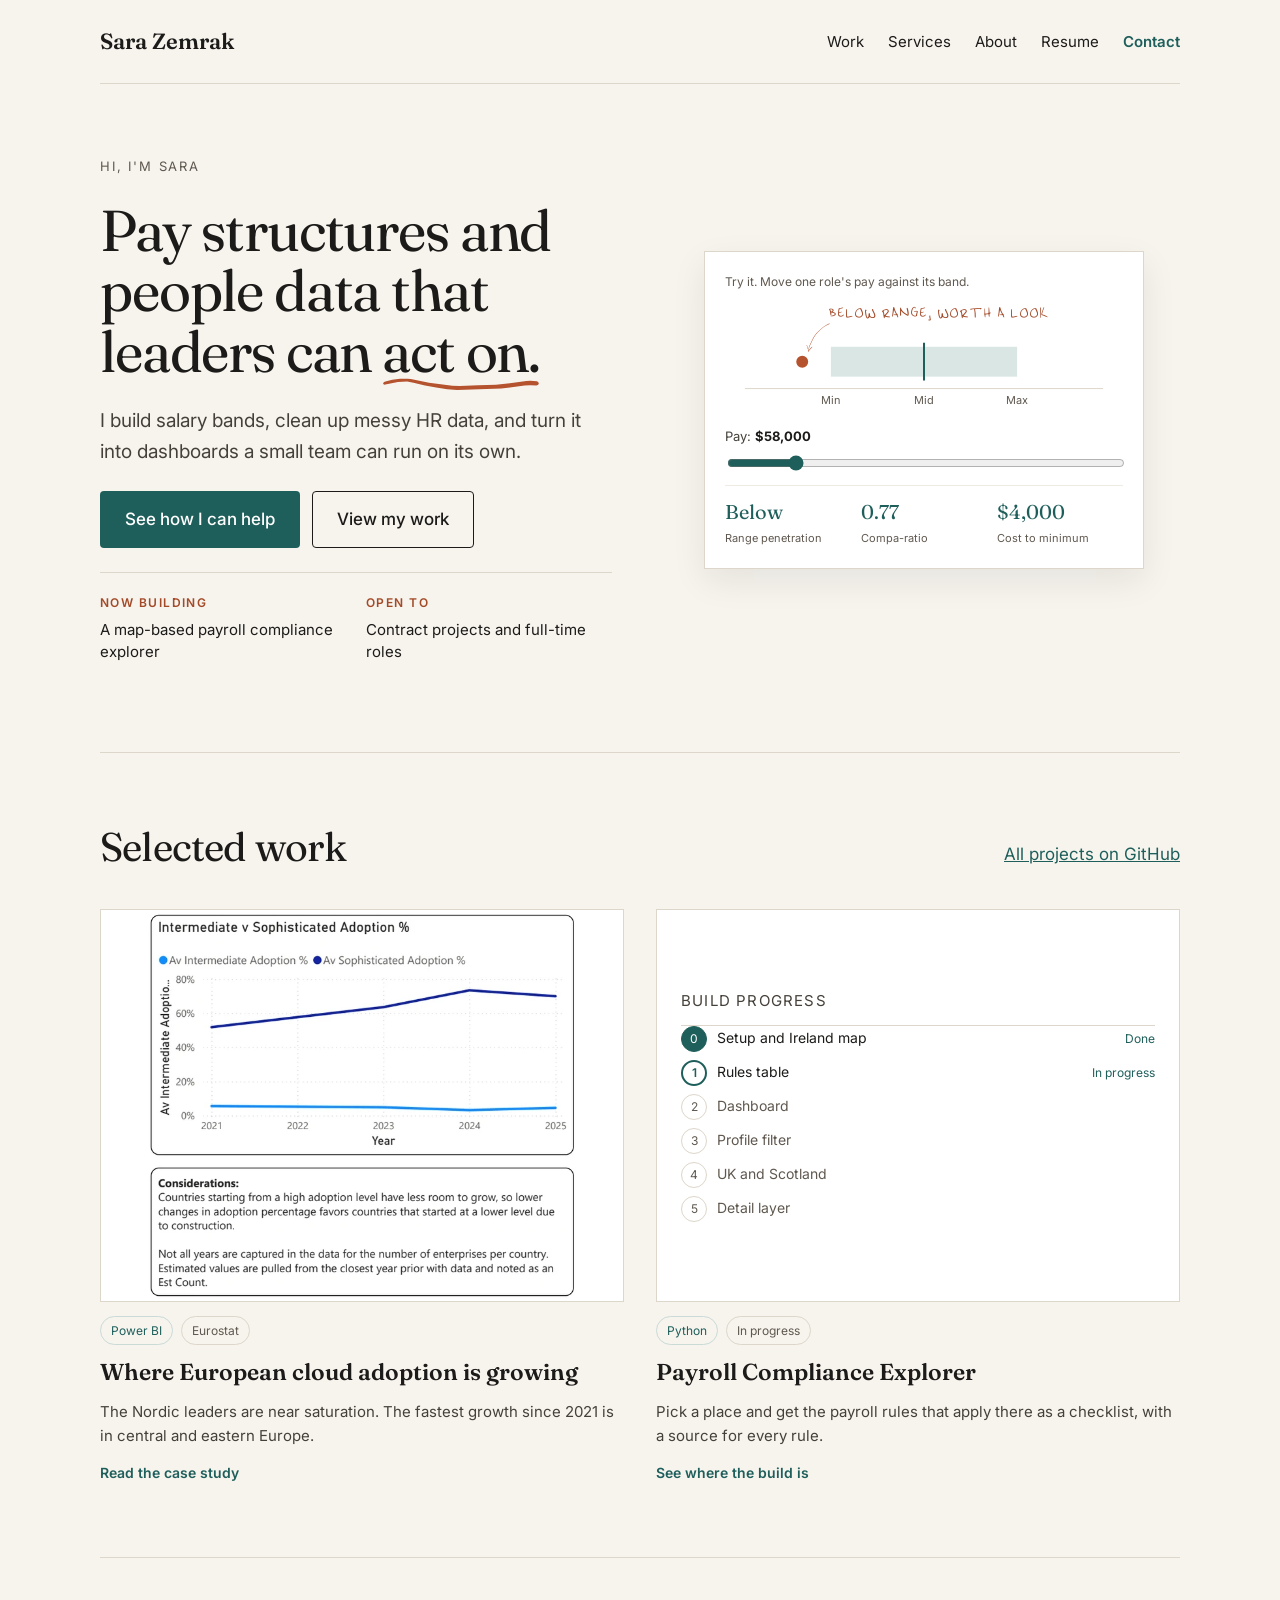
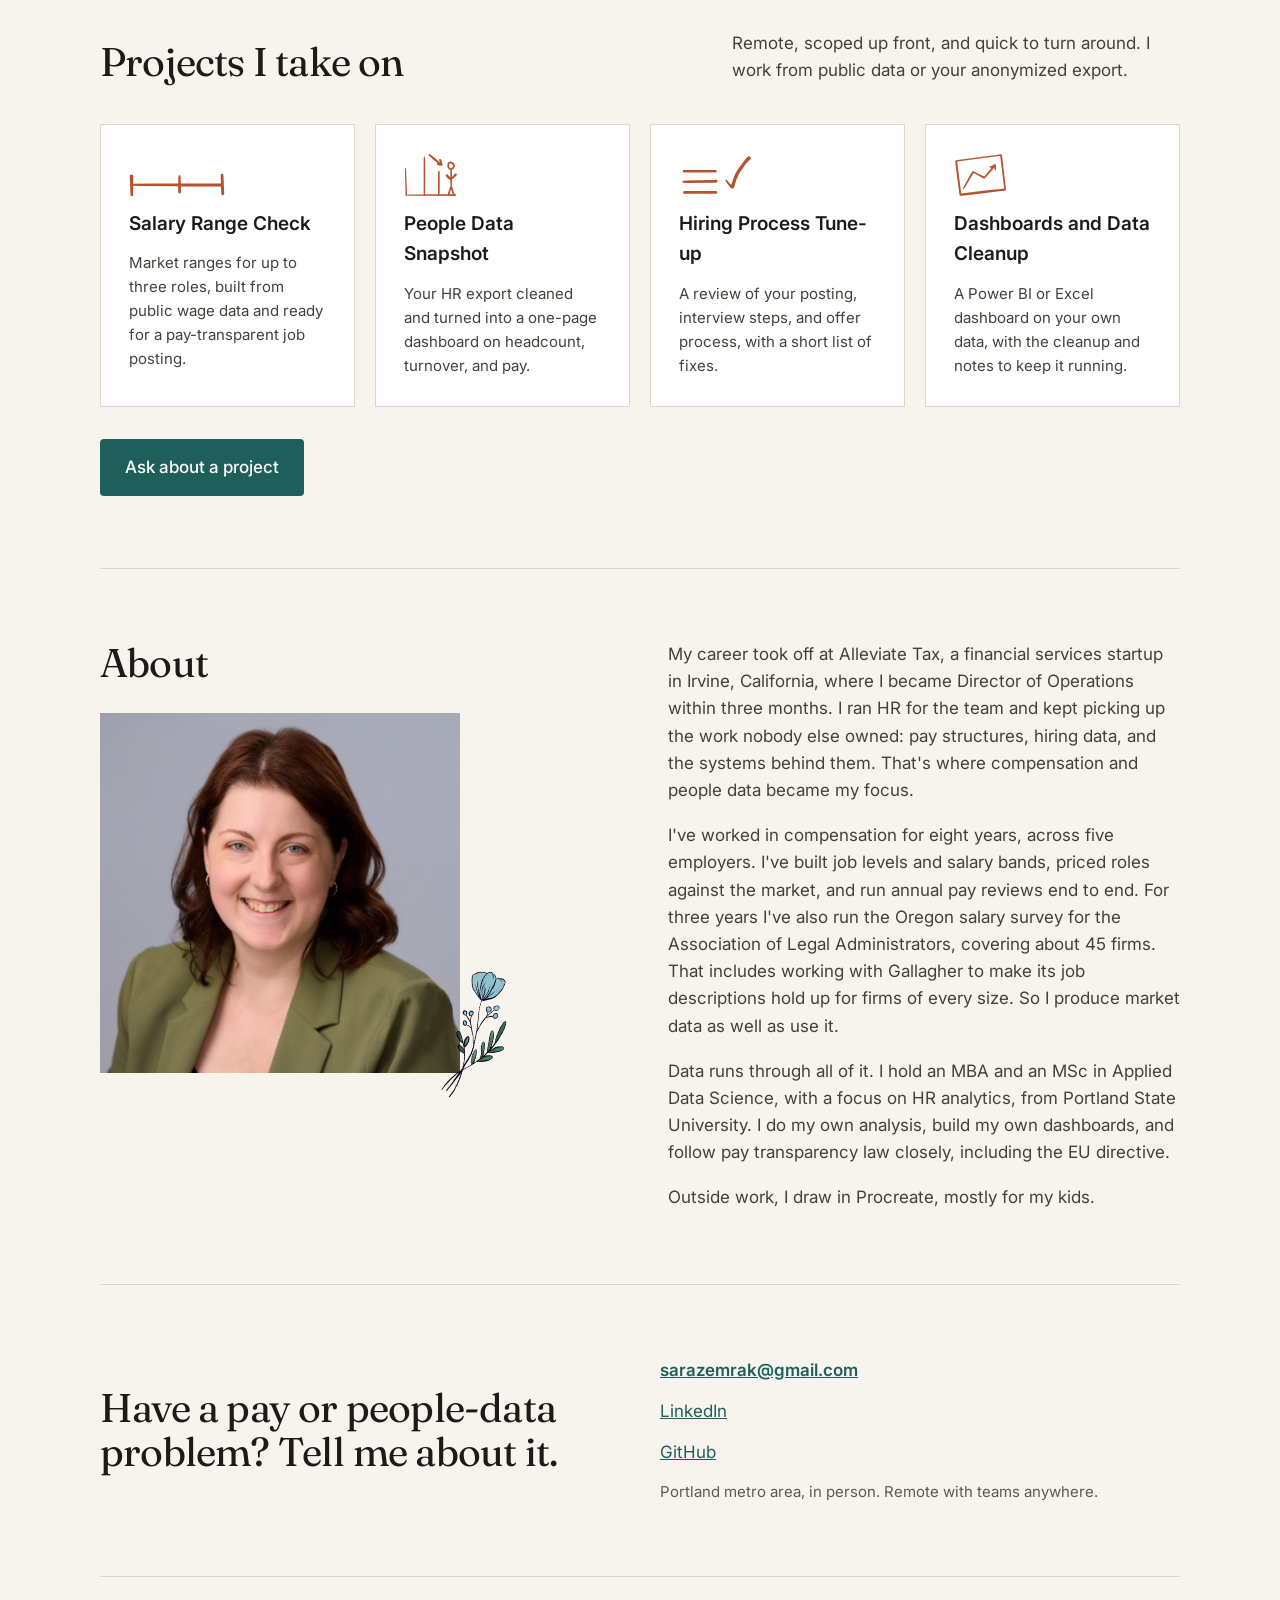
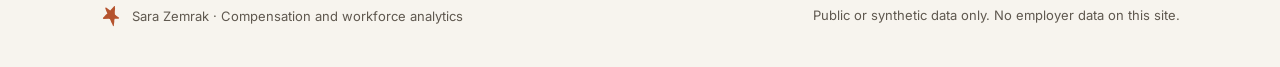
<file: index.html>
<!doctype html>
<html lang="en">
<head>
<meta charset="utf-8">
<meta name="viewport" content="width=device-width, initial-scale=1">
<title>Sara Zemrak · Compensation and Workforce Analytics</title>
<meta name="description" content="Sara Zemrak builds salary bands, cleans up HR data, and turns it into dashboards small teams can run. Compensation and workforce analytics with SQL, Power BI, and Excel.">
<link rel="canonical" href="https://sarazemrak.github.io/">
<meta property="og:type" content="website">
<meta property="og:title" content="Sara Zemrak · Compensation and Workforce Analytics">
<meta property="og:description" content="Pay structures and people data that leaders can act on.">
<meta property="og:url" content="https://sarazemrak.github.io/">
<link rel="icon" href="favicon.svg" type="image/svg+xml">
<link rel="preconnect" href="https://fonts.googleapis.com">
<link rel="preconnect" href="https://fonts.gstatic.com" crossorigin>
<link href="https://fonts.googleapis.com/css2?family=Fraunces:ital,opsz,wght@0,9..144,400;0,9..144,600;1,9..144,400&family=Inter:wght@400;500;600&display=swap" rel="stylesheet">
<link rel="stylesheet" href="assets/site.css">
</head>
<body>
<a class="skip" href="#main">Skip to content</a>
<div class="wrap">

<header class="site-header">
  <a class="brand" href="./">Sara Zemrak</a>
  <nav class="site-nav" aria-label="Main">
    <a href="#work">Work</a>
    <a href="#services">Services</a>
    <a href="#about">About</a>
    <a href="resume/">Resume</a>
    <a class="nav-cta" href="#contact">Contact</a>
  </nav>
</header>

<main id="main">

<section class="hero">
  <div class="hero-copy">
    <p class="eyebrow">Hi, I'm Sara</p>
    <h1 class="display">Pay structures and people data that leaders can
      <span class="scribble">act on.<svg viewBox="0 0 486 65" preserveAspectRatio="none" aria-hidden="true"><path class="ink" d="M62 13 85 13 94 14 148 27 217 38 239 39 293 36 346 34 387 29 436 21 448 20 467 22 471 25 473 30 471 34 466 37 447 36 431 37 362 48 231 53 202 50 169 44 136 37 102 27 83 23 56 25 15 34 13 32 12 29 15 25 19 23 39 17 62 13Z"/></svg></span></h1>
    <p class="lede">I build salary bands, clean up messy HR data, and turn it into dashboards a small team can run on its own.</p>
    <div class="btn-row">
      <a class="btn btn-primary" href="#services">See how I can help</a>
      <a class="btn btn-ghost" href="#work">View my work</a>
    </div>
    <div class="now-strip">
      <div><span class="kicker">Now building</span><span>A map-based payroll compliance explorer</span></div>
      <div><span class="kicker">Open to</span><span>Contract projects and full-time roles</span></div>
    </div>
  </div>

  <div class="hero-visual">
    <figure class="band-card" id="band">
      <figcaption>Try it. Move one role's pay against its band.</figcaption>
      <svg viewBox="0 0 400 112" role="img" aria-label="Illustrative salary band">
        <line x1="20" y1="86" x2="380" y2="86" stroke="#DDD6CA"/>
        <rect x="106.4" y="44" width="187.2" height="30" fill="#D9E6E4"/>
        <line x1="200" y1="40" x2="200" y2="78" stroke="#1F5F5B" stroke-width="2"/>
        <text x="106.4" y="102" font-size="11" fill="#5F584F" text-anchor="middle" font-family="Inter, sans-serif">Min</text>
        <text x="200" y="102" font-size="11" fill="#5F584F" text-anchor="middle" font-family="Inter, sans-serif">Mid</text>
        <text x="293.6" y="102" font-size="11" fill="#5F584F" text-anchor="middle" font-family="Inter, sans-serif">Max</text>
        <circle class="dot" cx="92" cy="59" r="7" stroke="#FFFFFF" stroke-width="2" style="fill: var(--spark)"/>
        <g class="note-arrow" transform="translate(-12 19.8) scale(0.051)"><path class="ink" d="M456 15 461 14 466 16 467 20 465 24 430 39 393 60 353 86 304 125 227 200 194 238 164 280 142 319 83 443 66 487 62 501 59 517 57 520 54 519 53 514 58 490 68 460 85 420 142 302 162 267 184 237 211 205 236 178 289 127 317 102 355 73 386 53 418 34 446 21 456 15ZM15 439 19 439 24 449 39 498 55 542 57 542 94 500 114 481 124 475 128 477 127 480 96 511 70 541 59 557 53 571 49 574 45 573 42 570 47 553 45 538 31 497 21 462 14 442 15 439Z"/></g>
        <text class="note" x="118" y="16">below range, worth a look</text>
      </svg>
      <label class="band-label">
        <span>Pay: <strong data-out="pay">$58,000</strong></span>
        <input type="range" min="50000" max="100000" step="500" value="58000">
      </label>
      <dl class="band-stats">
        <div><dt>Range penetration</dt><dd data-out="pen">Below</dd></div>
        <div><dt>Compa-ratio</dt><dd data-out="compa">0.77</dd></div>
        <div><dt>Cost to minimum</dt><dd data-out="cost">$4,000</dd></div>
      </dl>
    </figure>
  </div>
</section>

<section class="section" id="work">
  <div class="section-head">
    <h2 class="section-title">Selected work</h2>
    <a href="https://github.com/sarazemrak">All projects on GitHub</a>
  </div>
  <div class="card-grid">
    <a class="work-card" href="work/cloud-adoption/">
      <div class="shot"><img src="assets/art/shot-cloud.webp" alt="Line chart from the Power BI dashboard: sophisticated cloud adoption rising from about 52 to 70 percent between 2021 and 2025, while intermediate adoption stays near 5 percent." width="800" height="600" loading="lazy"></div>
      <div class="tags"><span class="tag tag-tool">Power BI</span><span class="tag">Eurostat</span></div>
      <h3 class="work-title">Where European cloud adoption is growing</h3>
      <p>The Nordic leaders are near saturation. The fastest growth since 2021 is in central and eastern Europe.</p>
      <span class="card-cta">Read the case study</span>
    </a>
    <!-- Device complaint card hidden until the dashboard and write-up are done.
    <div class="work-card">
      <div class="shot">Dashboard screenshot</div>
      <div class="tags"><span class="tag tag-tool">Power BI</span><span class="tag">FDA reports</span></div>
      <h3 class="work-title">Medical device complaint trends</h3>
      <p>Public FDA adverse event reports for coronary stents, cleaned and tracked over time.</p>
      <span class="card-cta muted">Write-up coming soon</span>
    </div>
    -->
    <a class="work-card" href="work/payroll-explorer/">
      <div class="shot build" role="img" aria-label="Build progress: Phase 0 done, Phase 1 in progress, four phases to go."><p class="build-h">Build progress</p><ol class="phases"><li class="done"><span class="ph-n">0</span><span class="ph-t">Setup and Ireland map</span><span class="ph-s">Done</span></li><li class="now"><span class="ph-n">1</span><span class="ph-t">Rules table</span><span class="ph-s">In progress</span></li><li class=""><span class="ph-n">2</span><span class="ph-t">Dashboard</span></li><li class=""><span class="ph-n">3</span><span class="ph-t">Profile filter</span></li><li class=""><span class="ph-n">4</span><span class="ph-t">UK and Scotland</span></li><li class=""><span class="ph-n">5</span><span class="ph-t">Detail layer</span></li></ol></div>
      <div class="tags"><span class="tag tag-tool">Python</span><span class="tag">In progress</span></div>
      <h3 class="work-title">Payroll Compliance Explorer</h3>
      <p>Pick a place and get the payroll rules that apply there as a checklist, with a source for every rule.</p>
      <span class="card-cta">See where the build is</span>
    </a>
  </div>
</section>

<section class="section" id="services">
  <div class="section-head">
    <h2 class="section-title">Projects I take on</h2>
    <p>Remote, scoped up front, and quick to turn around. I work from public data or your anonymized export.</p>
  </div>
  <div class="service-grid">
    <article class="service">
      <svg viewBox="0 0 889 222" preserveAspectRatio="xMinYMax meet" aria-hidden="true"><path class="ink" d="M857 8 865 7 870 9 873 14 875 23 882 189 880 199 873 203 864 205 860 204 856 201 855 197 852 128 851 126 849 125 482 124 480 126 481 179 480 183 476 187 469 189 461 187 457 183 455 179 455 135 455 125 453 123 99 120 41 118 39 120 39 124 38 205 33 212 25 214 21 213 17 210 14 203 7 29 9 20 12 17 17 15 29 15 33 16 37 19 38 23 40 30 39 96 41 99 230 97 454 97 456 94 458 28 462 21 468 18 474 22 477 28 480 92 481 97 834 98 848 98 851 96 849 21 851 12 857 8Z"/></svg>
      <h3>Salary Range Check</h3>
      <p>Market ranges for up to three roles, built from public wage data and ready for a pay-transparent job posting.</p>
    </article>
    <article class="service">
      <svg viewBox="0 0 656 536" preserveAspectRatio="xMinYMax meet" aria-hidden="true"><path class="ink" d="M306 13 314 13 330 24 398 80 438 118 437 112 427 88 426 81 429 76 437 73 442 72 447 75 453 82 470 139 470 145 467 152 460 156 444 154 409 146 399 141 396 136 398 130 402 127 410 126 411 125 356 78 307 32 303 27 301 21 303 15 306 13ZM248 43 252 44 255 50 257 84 259 256 257 503 262 504 414 503 414 359 416 238 418 222 421 217 425 215 429 216 433 222 435 239 435 428 433 502 435 503 466 504 533 502 556 426 561 412 566 405 564 330 563 328 550 324 528 304 512 284 509 276 509 270 511 266 519 260 527 260 537 268 562 295 564 295 566 208 565 206 550 200 542 193 530 172 527 155 530 132 537 118 543 112 551 107 558 105 568 104 573 105 586 111 602 120 614 134 620 150 619 164 611 182 598 197 583 206 585 243 586 290 588 289 602 274 622 250 635 248 644 263 642 271 633 281 600 312 586 318 585 320 583 409 594 430 606 474 615 494 615 501 627 502 631 505 635 513 633 519 626 524 620 524 295 521 259 521 247 523 235 520 108 520 38 518 33 522 26 523 21 520 19 514 19 498 11 204 11 189 13 186 17 184 21 185 23 188 25 200 37 505 39 506 79 505 230 505 238 504 240 503 239 284 239 132 241 53 244 46 248 43ZM554 128 552 132 549 147 549 160 552 170 556 177 563 183 570 185 579 184 587 177 595 166 598 156 597 148 591 140 579 132 569 129 554 128ZM573 438 569 450 556 502 562 503 594 502 585 480 573 438Z"/></svg>
      <h3>People Data Snapshot</h3>
      <p>Your HR export cleaned and turned into a one-page dashboard on headcount, turnover, and pay.</p>
    </article>
    <article class="service">
      <svg viewBox="0 0 359 211" preserveAspectRatio="xMinYMax meet" aria-hidden="true"><path class="ink" d="M335 16 340 17 343 22 345 25 343 29 320 53 288 100 274 131 264 166 260 170 252 170 244 163 235 151 224 135 223 129 226 128 229 129 248 151 250 152 251 151 263 117 270 100 283 78 318 30 328 19 335 16ZM87 81 175 81 180 83 181 87 180 91 177 93 153 94 24 93 20 92 18 89 19 84 23 82 87 81ZM154 129 178 128 182 130 185 134 185 138 181 142 176 143 29 144 18 142 15 138 18 134 34 132 154 129ZM36 182 173 182 181 183 184 187 183 193 180 196 177 196 40 196 23 195 19 191 19 186 22 183 36 182Z"/></svg>
      <h3>Hiring Process Tune-up</h3>
      <p>A review of your posting, interview steps, and offer process, with a short list of fixes.</p>
    </article>
    <article class="service">
      <svg viewBox="0 0 478 395" preserveAspectRatio="xMinYMax meet" aria-hidden="true"><path class="ink" d="M418 11 425 12 429 16 431 20 463 291 467 329 464 334 459 337 450 339 405 343 387 346 319 355 100 381 68 384 56 383 52 381 49 375 16 124 11 78 12 72 14 67 18 66 23 66 50 61 393 15 418 11ZM400 28 28 77 65 363 261 340 385 326 400 326 451 318 433 176 416 33 414 27 400 28ZM365 99 372 101 376 108 378 143 376 152 371 154 364 151 363 148 363 134 362 132 361 132 290 214 277 226 269 228 265 228 193 189 177 181 174 181 93 319 88 324 82 322 81 317 91 297 142 203 164 165 168 164 179 167 241 197 273 211 337 133 337 131 328 133 323 132 320 127 321 122 348 110 365 99Z"/></svg>
      <h3>Dashboards and Data Cleanup</h3>
      <p>A Power BI or Excel dashboard on your own data, with the cleanup and notes to keep it running.</p>
    </article>
  </div>
  <a class="btn btn-primary" href="#contact">Ask about a project</a>
</section>

<section class="section about" id="about">
  <div class="about-side">
    <h2 class="section-title">About</h2>
    <div class="photo-wrap">
      <img class="about-photo" src="assets/sara.jpg" alt="Sara Zemrak" width="800" height="800" loading="lazy">
      <img class="photo-flower" src="assets/art/flower.webp" alt="" width="488" height="1000" loading="lazy">
    </div>
  </div>
  <div class="about-body">
    <p>My career took off at Alleviate Tax, a financial services startup in Irvine, California, where I became Director of Operations within three months. I ran HR for the team and kept picking up the work nobody else owned: pay structures, hiring data, and the systems behind them. That's where compensation and people data became my focus.</p>
    <p>I've worked in compensation for eight years, across five employers. I've built job levels and salary bands, priced roles against the market, and run annual pay reviews end to end. For three years I've also run the Oregon salary survey for the Association of Legal Administrators, covering about 45 firms. That includes working with Gallagher to make its job descriptions hold up for firms of every size. So I produce market data as well as use it.</p>
    <p>Data runs through all of it. I hold an MBA and an MSc in Applied Data Science, with a focus on HR analytics, from Portland State University. I do my own analysis, build my own dashboards, and follow pay transparency law closely, including the EU directive.</p>
    <p>Outside work, I draw in Procreate, mostly for my kids.</p>
    <!-- Card images (assets/art/card-*.webp) and window-scene.webp are kept for a possible Drawings page. -->
  </div>
</section>

<section class="section contact" id="contact">
  <h2 class="section-title">Have a pay or people-data problem? Tell me about it.</h2>
  <div class="contact-links">
    <a class="email" href="mailto:sarazemrak@gmail.com">sarazemrak@gmail.com</a>
    <a href="https://www.linkedin.com/in/sarazemrak">LinkedIn</a>
    <a href="https://github.com/sarazemrak">GitHub</a>
    <p>Portland metro area, in person. Remote with teams anywhere.</p>
  </div>
</section>

</main>

<footer class="site-footer">
  <span class="sig"><svg viewBox="0 0 321 398" aria-hidden="true"><path class="ink" d="M220 17 227 17 231 21 232 47 234 62 229 126 231 174 268 204 302 227 306 232 307 237 302 245 295 249 283 250 247 249 227 250 220 277 220 302 214 350 212 374 209 381 202 384 197 380 178 336 167 315 151 276 140 253 135 252 118 251 27 254 20 250 15 244 14 239 19 228 31 215 67 178 95 154 89 138 73 105 58 64 57 56 59 49 64 46 68 46 80 50 109 73 146 98 220 17Z"/></svg>Sara Zemrak · Compensation and workforce analytics</span>
  <span>Public or synthetic data only. No employer data on this site.</span>
</footer>

</div>
<script src="assets/band.js"></script>
</body>
</html>
</file>
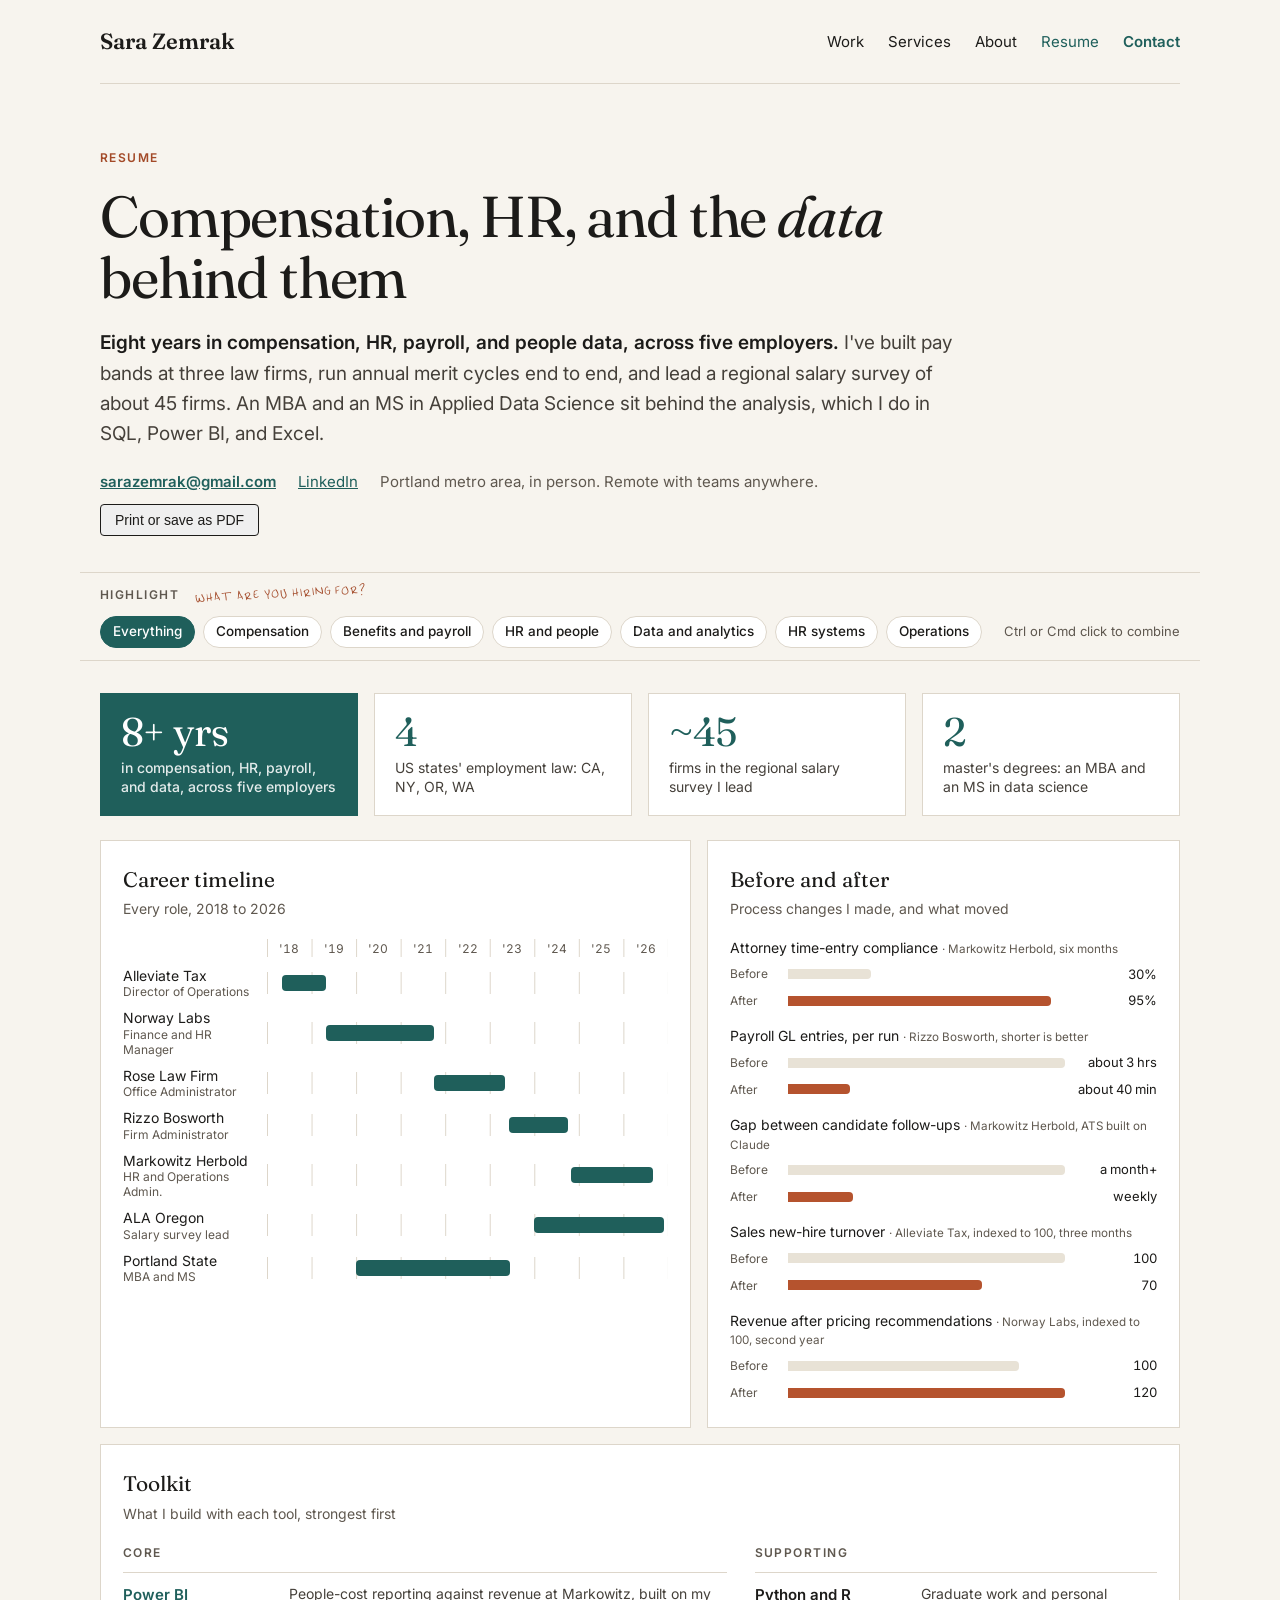
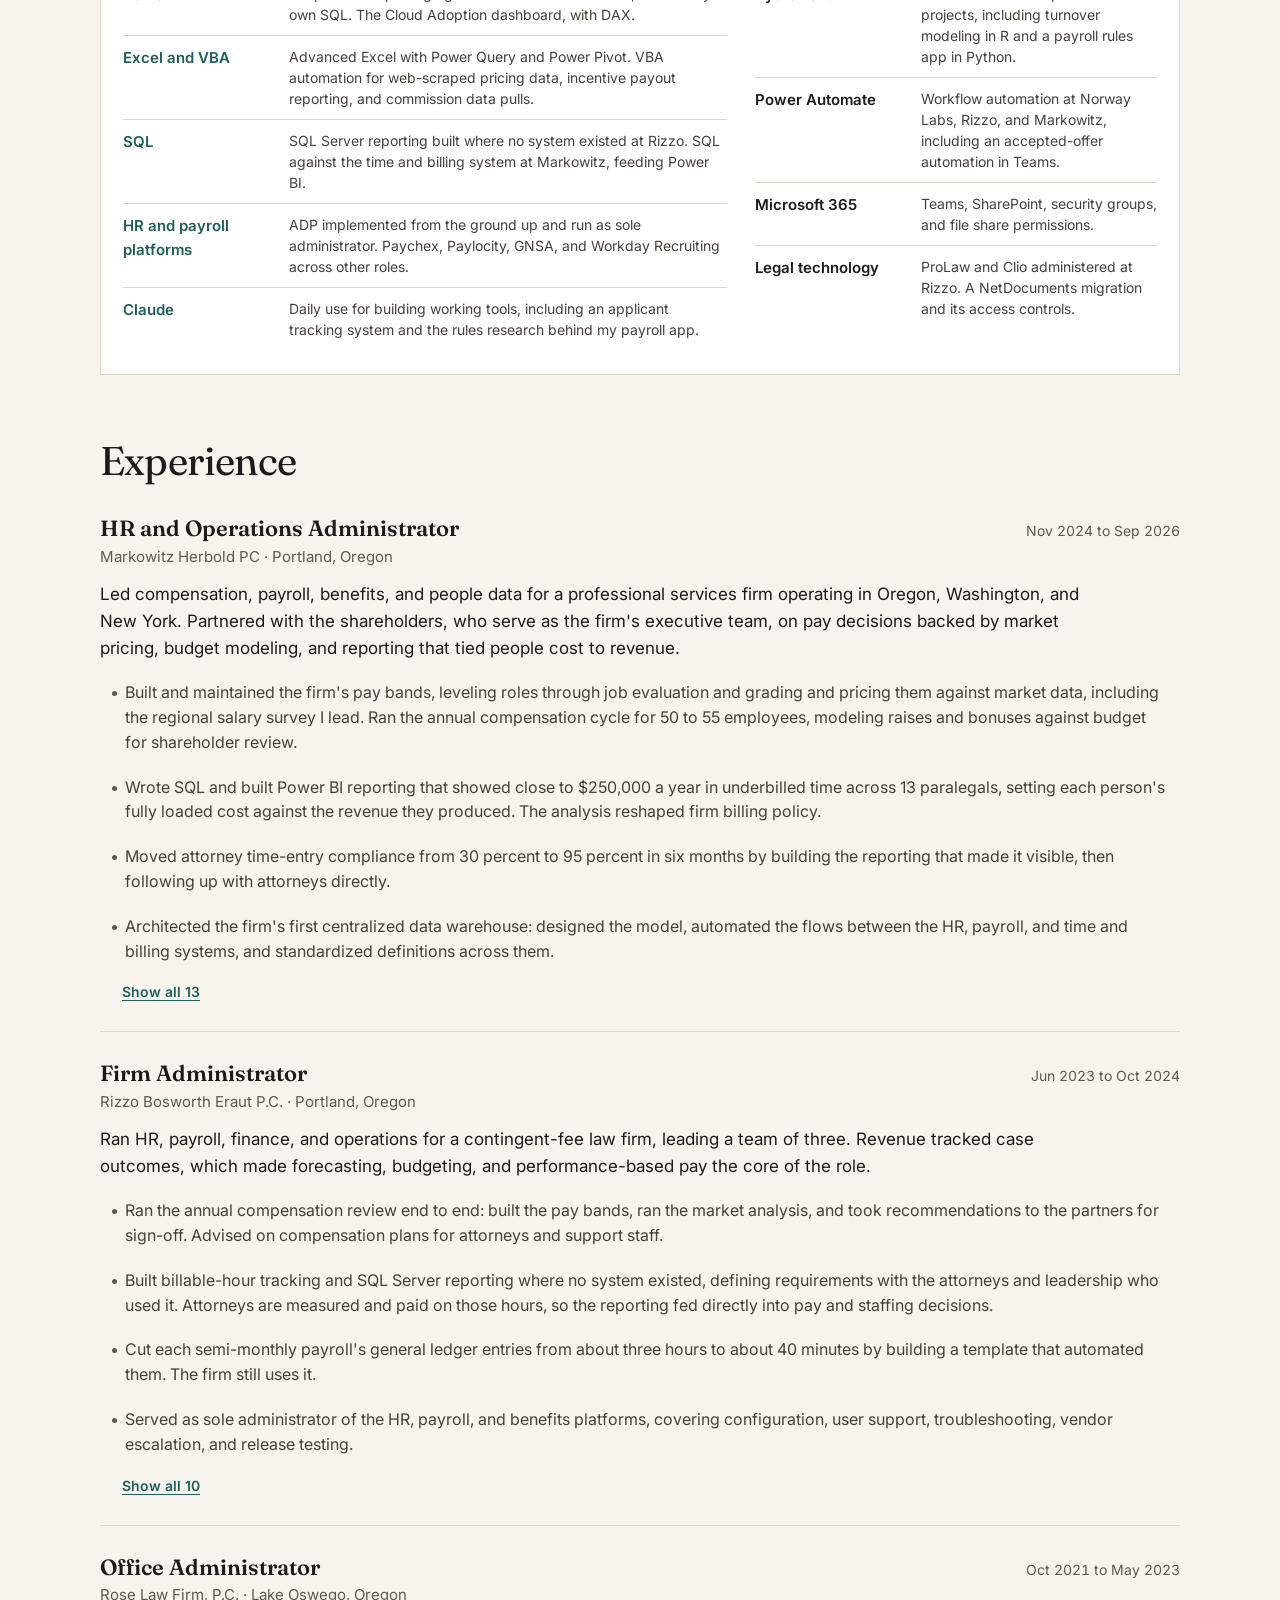
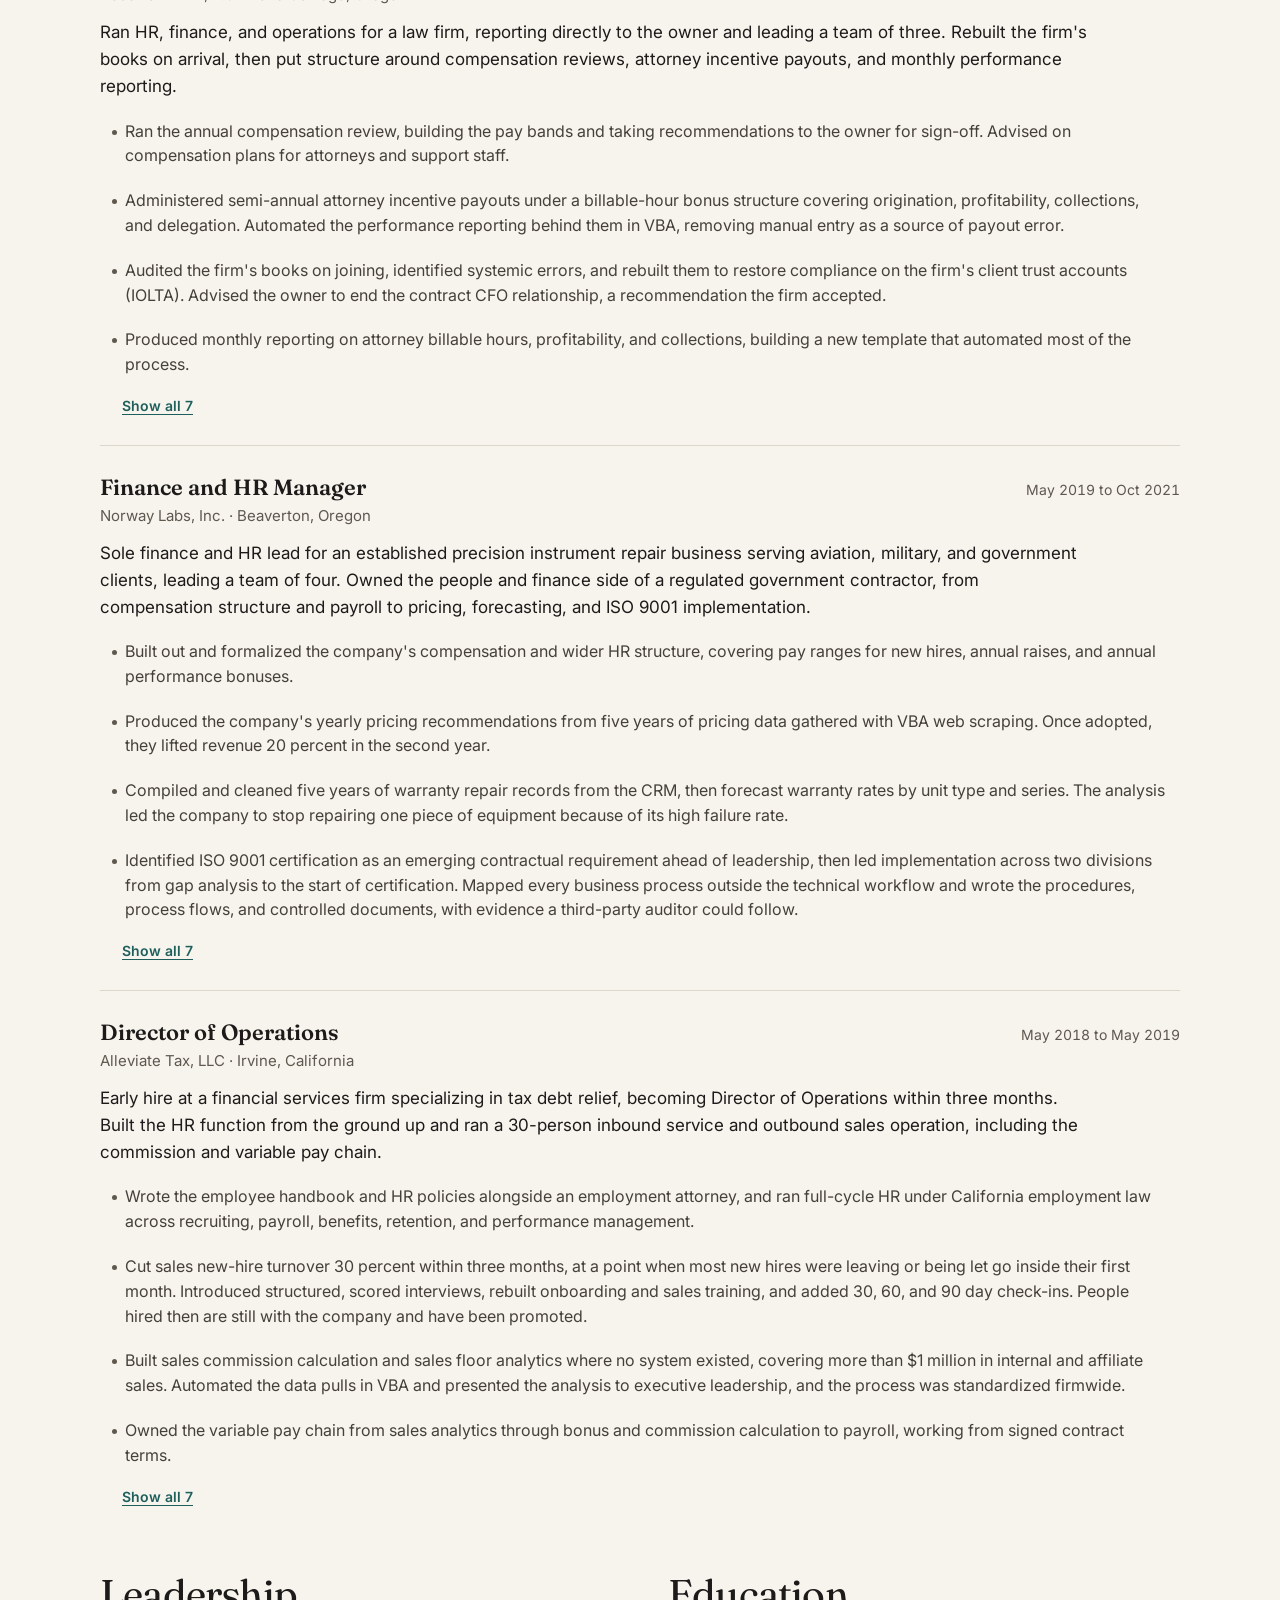
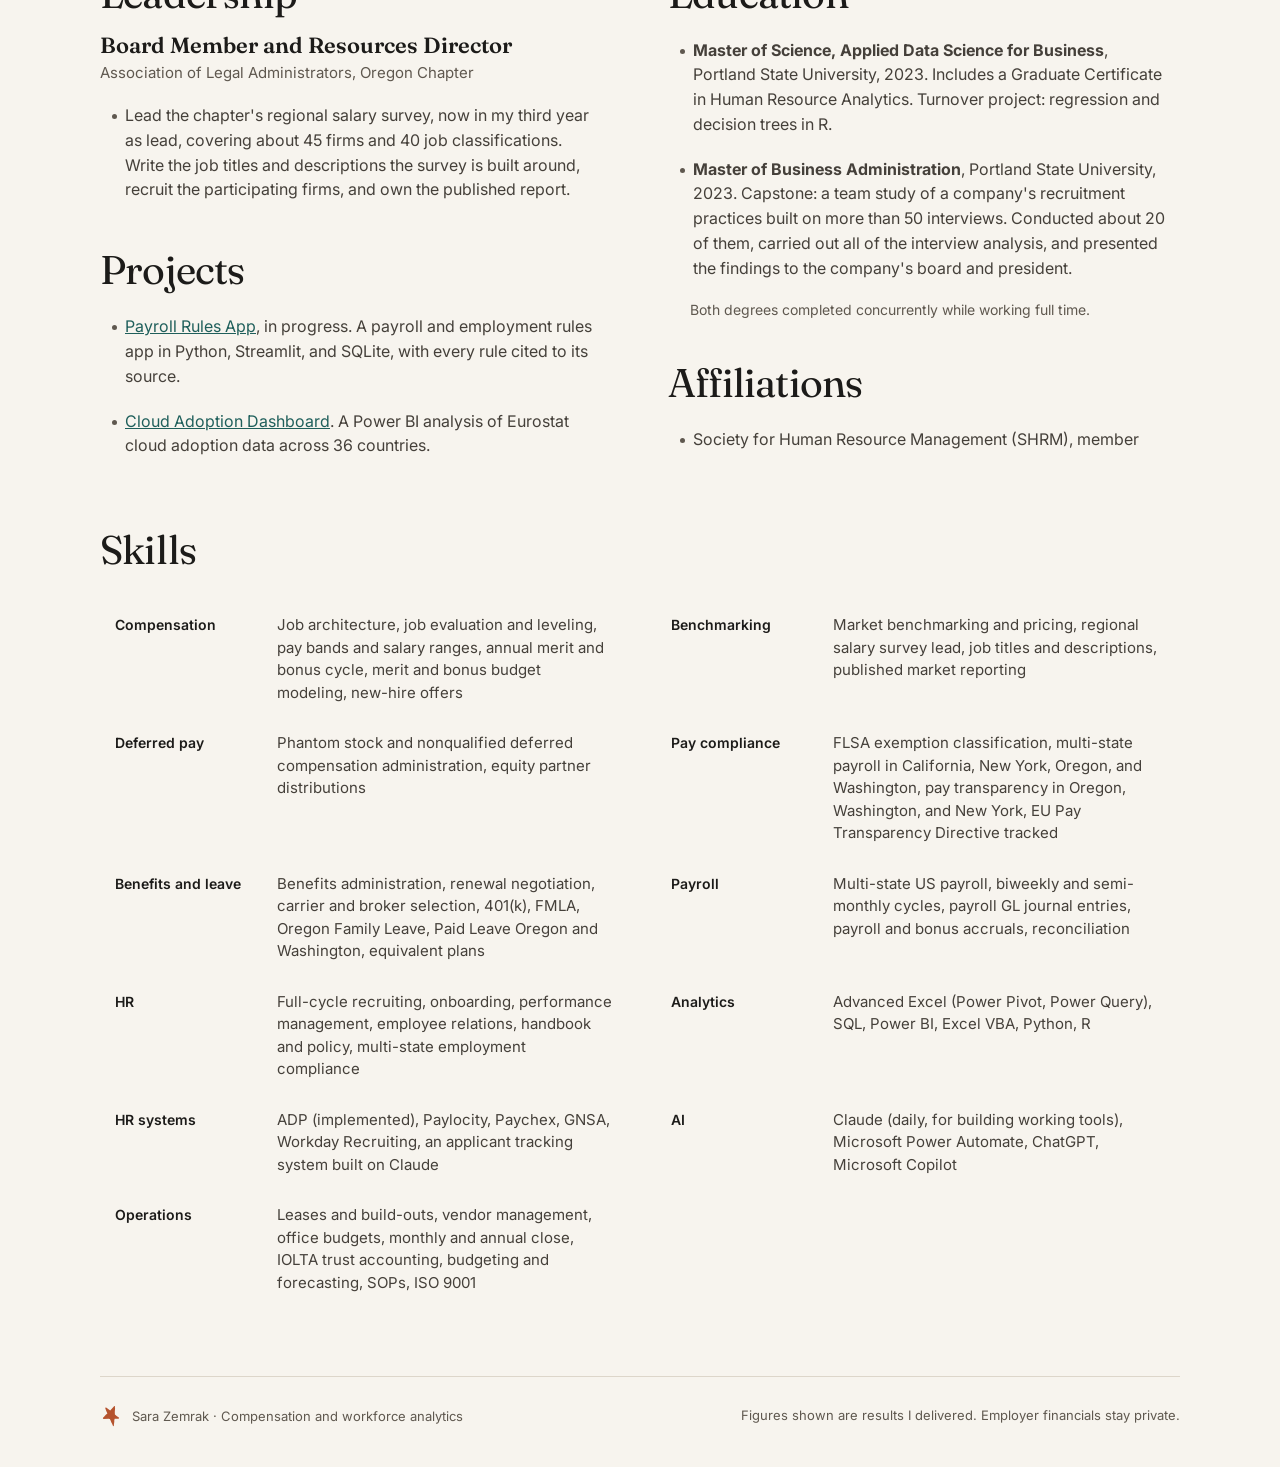
<file: resume/index.html>
<!doctype html>
<html lang="en">
<head>
<meta charset="utf-8">
<meta name="viewport" content="width=device-width, initial-scale=1">
<title>Resume · Sara Zemrak</title>
<meta name="description" content="Sara Zemrak's interactive resume: compensation, HR, payroll, and people data. Pick a lane to highlight the matching work.">
<link rel="canonical" href="https://sarazemrak.github.io/resume/">
<meta property="og:type" content="profile">
<meta property="og:title" content="Sara Zemrak · Resume">
<meta property="og:description" content="Compensation, HR, and people data. Pick a lane to highlight the matching work.">
<link rel="icon" href="../favicon.svg" type="image/svg+xml">
<link rel="preconnect" href="https://fonts.googleapis.com">
<link rel="preconnect" href="https://fonts.gstatic.com" crossorigin>
<link href="https://fonts.googleapis.com/css2?family=Fraunces:ital,opsz,wght@0,9..144,400;0,9..144,600;1,9..144,400&family=Inter:wght@400;500;600&display=swap" rel="stylesheet">
<link rel="stylesheet" href="../assets/site.css">
<link rel="stylesheet" href="../assets/resume.css">
</head>
<body>
<a class="skip" href="#main">Skip to content</a>
<div class="wrap">

<header class="site-header">
  <a class="brand" href="../">Sara Zemrak</a>
  <nav class="site-nav" aria-label="Main">
    <a href="../#work">Work</a>
    <a href="../#services">Services</a>
    <a href="../#about">About</a>
    <a href="./" aria-current="page">Resume</a>
    <a class="nav-cta" href="../#contact">Contact</a>
  </nav>
</header>

<main id="main">

<section class="cv-head">
  <p class="kicker">Resume</p>
  <h1 class="display">Compensation, HR, and the <em>data</em> behind them</h1>
  <p class="lede"><strong>Eight years in compensation, HR, payroll, and people data, across five employers.</strong> I've built pay bands at three law firms, run annual merit cycles end to end, and lead a regional salary survey of about 45 firms. An MBA and an MS in Applied Data Science sit behind the analysis, which I do in SQL, Power BI, and Excel.</p>
  <div class="cv-contact">
    <a class="email" href="mailto:sarazemrak@gmail.com">sarazemrak@gmail.com</a>
    <a href="https://www.linkedin.com/in/sarazemrak">LinkedIn</a>
    <span id="loc">Portland metro area, in person. Remote with teams anywhere.</span>
    <button type="button" class="btn btn-ghost btn-small" id="print">Print or save as PDF</button>
  </div>
</section>

<!-- Lens bar: highlights every item tagged with the chosen lane. -->
<div class="lens-bar" role="group" aria-labelledby="lens-label">
  <div class="lens-inner">
    <span class="lens-label" id="lens-label">Highlight</span>
    <span class="lens-note" aria-hidden="true">What are you hiring for?</span>
    <div class="lens-chips">
      <button type="button" class="lens" data-lens="all" aria-pressed="true">Everything</button>
      <button type="button" class="lens" data-lens="comp" aria-pressed="false">Compensation</button>
      <button type="button" class="lens" data-lens="rewards" aria-pressed="false">Benefits and payroll</button>
      <button type="button" class="lens" data-lens="hr" aria-pressed="false">HR and people</button>
      <button type="button" class="lens" data-lens="data" aria-pressed="false">Data and analytics</button>
      <button type="button" class="lens" data-lens="systems" aria-pressed="false">HR systems</button>
      <button type="button" class="lens" data-lens="ops" aria-pressed="false">Operations</button>
    </div>
    <span class="lens-tip">Ctrl or Cmd click to combine</span>
  </div>
</div>
<p class="sr-only" id="lens-status" aria-live="polite"></p>

<!-- Stat tiles: swapped per lens by resume.js. -->
<section class="stats" aria-label="At a glance" id="stats"></section>

<section class="viz-grid">
  <figure class="viz timeline-fig">
    <figcaption>
      <span class="viz-title">Career timeline</span>
      <span class="viz-sub" id="tl-sub">Every role, 2018 to 2026</span>
    </figcaption>
    <div class="timeline" id="timeline"></div>
  </figure>

  <figure class="viz">
    <figcaption>
      <span class="viz-title">Before and after</span>
      <span class="viz-sub">Process changes I made, and what moved</span>
    </figcaption>
    <div class="ba" id="ba"></div>
  </figure>

</section>

<figure class="viz tools-fig">
  <figcaption>
    <span class="viz-title">Toolkit</span>
    <span class="viz-sub">What I build with each tool, strongest first</span>
  </figcaption>
  <div class="kit-wrap" id="toolkit"></div>
</figure>

<section class="cv-section" aria-labelledby="exp-title">
  <h2 class="section-title" id="exp-title">Experience</h2>

  <article class="role" data-role="MH">
    <header class="role-head">
      <div>
        <h3>HR and Operations Administrator</h3>
        <p class="org">Markowitz Herbold PC · Portland, Oregon</p>
      </div>
      <p class="when">Nov 2024 to Sep 2026</p>
    </header>
    <p class="role-sum">Led compensation, payroll, benefits, and people data for a professional services firm operating in Oregon, Washington, and New York. Partnered with the shareholders, who serve as the firm's executive team, on pay decisions backed by market pricing, budget modeling, and reporting that tied people cost to revenue.</p>
    <ul>
      <li data-lens="comp data">Built and maintained the firm's pay bands, leveling roles through job evaluation and grading and pricing them against market data, including the regional salary survey I lead. Ran the annual compensation cycle for 50 to 55 employees, modeling raises and bonuses against budget for shareholder review.</li>
      <li data-lens="data comp">Wrote SQL and built Power BI reporting that showed close to $250,000 a year in underbilled time across 13 paralegals, setting each person's fully loaded cost against the revenue they produced. The analysis reshaped firm billing policy.</li>
      <li data-lens="data hr">Moved attorney time-entry compliance from 30 percent to 95 percent in six months by building the reporting that made it visible, then following up with attorneys directly.</li>
      <li data-lens="data systems">Architected the firm's first centralized data warehouse: designed the model, automated the flows between the HR, payroll, and time and billing systems, and standardized definitions across them.</li>
      <li data-lens="systems hr data">Built the firm's applicant tracking system on Claude after the firm declined to purchase one, designing the data structure and validating outputs against known cases. Candidate follow-up went from sometimes a month or more to weekly, and within three months the duplicate check flagged a candidate carrying an agency fee exposure of around $20,000.</li>
      <li data-lens="rewards data">Caught over 30 benefit billing discrepancies across multiple systems, including two shareholder plan cancellations reversed within 72 hours. Surfaced around $22,000 in incorrect charges, with at least $12,000 recovered. Ran the reconciliation as a standing control, tracing each discrepancy to its root cause in the source records.</li>
      <li data-lens="rewards">Negotiated the most recent benefits renewal to an 11 percent increase, against the provider's 19 percent average increase in Oregon. Administered benefits through the annual renewal cycle, alongside the firm's 401(k) plan.</li>
      <li data-lens="comp hr rewards">Maintained employment and pay compliance across Oregon, Washington, and New York, including FLSA exemption classification, pay transparency, and pay range disclosure.</li>
      <li data-lens="hr comp">Partnered directly with shareholders and managing partners on pay, performance, promotion, and employee relations, including complex and sensitive cases.</li>
      <li data-lens="rewards">Owned multi-state payroll processing across Oregon, Washington, and New York, logging every change and briefing the director on local law and tax requirements. Worked with Finance on the monthly payroll accruals and the year-end attorney bonus accruals.</li>
      <li data-lens="rewards hr">Administered statutory leave end to end across FMLA, Oregon Family Leave, Paid Leave Oregon, and Paid Leave Washington, covering eligibility, notice, documentation, and pay treatment.</li>
      <li data-lens="hr">Led full-cycle recruiting at 5 to 8 hires a year, from candidate evaluation through interviews, outside recruiter relationships, and offers.</li>
      <li data-lens="ops">Ran day-to-day office operations and the building and facility vendors. Moved the firm to a new mail system vendor, holding fees at the prior rate when the incumbent planned a 50 percent increase.</li>
    </ul>
  </article>

  <article class="role" data-role="RB">
    <header class="role-head">
      <div>
        <h3>Firm Administrator</h3>
        <p class="org">Rizzo Bosworth Eraut P.C. · Portland, Oregon</p>
      </div>
      <p class="when">Jun 2023 to Oct 2024</p>
    </header>
    <p class="role-sum">Ran HR, payroll, finance, and operations for a contingent-fee law firm, leading a team of three. Revenue tracked case outcomes, which made forecasting, budgeting, and performance-based pay the core of the role.</p>
    <ul>
      <li data-lens="comp">Ran the annual compensation review end to end: built the pay bands, ran the market analysis, and took recommendations to the partners for sign-off. Advised on compensation plans for attorneys and support staff.</li>
      <li data-lens="data comp systems">Built billable-hour tracking and SQL Server reporting where no system existed, defining requirements with the attorneys and leadership who used it. Attorneys are measured and paid on those hours, so the reporting fed directly into pay and staffing decisions.</li>
      <li data-lens="data ops">Cut each semi-monthly payroll's general ledger entries from about three hours to about 40 minutes by building a template that automated them. The firm still uses it.</li>
      <li data-lens="systems rewards">Served as sole administrator of the HR, payroll, and benefits platforms, covering configuration, user support, troubleshooting, vendor escalation, and release testing.</li>
      <li data-lens="rewards hr">Secured initial state approval for an employer paid-leave plan in place of the state scheme, taking the firm through the equivalent plan process as the legislation became mandatory.</li>
      <li data-lens="comp rewards">Calculated and processed equity partner distributions under specialized case settlement agreements.</li>
      <li data-lens="data ops">Built the annual budget, forecast revenue from billable hours, reported budget against actuals, and produced profitability reporting for firm leadership.</li>
      <li data-lens="hr">Managed three direct reports and owned annual reviews, personnel matters, and professional development across a staff group of 12.</li>
      <li data-lens="systems ops">Coordinated the firm's migration to NetDocuments, its document management system, with the vendor and the outside IT provider. Trained 22 staff and attorneys, then administered access and workspace permissions.</li>
      <li data-lens="ops">Negotiated a new five-year office lease, then managed the $70,000 kitchen build-out over six months, designing it around a staff survey and running the contractor relationship through to completion.</li>
    </ul>
  </article>

  <article class="role" data-role="RL">
    <header class="role-head">
      <div>
        <h3>Office Administrator</h3>
        <p class="org">Rose Law Firm, P.C. · Lake Oswego, Oregon</p>
      </div>
      <p class="when">Oct 2021 to May 2023</p>
    </header>
    <p class="role-sum">Ran HR, finance, and operations for a law firm, reporting directly to the owner and leading a team of three. Rebuilt the firm's books on arrival, then put structure around compensation reviews, attorney incentive payouts, and monthly performance reporting.</p>
    <ul>
      <li data-lens="comp">Ran the annual compensation review, building the pay bands and taking recommendations to the owner for sign-off. Advised on compensation plans for attorneys and support staff.</li>
      <li data-lens="comp rewards data">Administered semi-annual attorney incentive payouts under a billable-hour bonus structure covering origination, profitability, collections, and delegation. Automated the performance reporting behind them in VBA, removing manual entry as a source of payout error.</li>
      <li data-lens="ops data">Audited the firm's books on joining, identified systemic errors, and rebuilt them to restore compliance on the firm's client trust accounts (IOLTA). Advised the owner to end the contract CFO relationship, a recommendation the firm accepted.</li>
      <li data-lens="data">Produced monthly reporting on attorney billable hours, profitability, and collections, building a new template that automated most of the process.</li>
      <li data-lens="hr">Managed three direct reports and acted as operational manager for three more support staff. Trained the firm's bookkeeper in law-firm accounting. That person now leads finance at another law firm and manages their own staff.</li>
      <li data-lens="hr rewards">Managed benefits, the employee handbook, performance reviews, payroll approval, and terminations, and negotiated the annual benefits renewals.</li>
      <li data-lens="systems hr">Built the full candidate dispositioning workflow in Paylocity's applicant tracking system.</li>
    </ul>
  </article>

  <article class="role" data-role="NL">
    <header class="role-head">
      <div>
        <h3>Finance and HR Manager</h3>
        <p class="org">Norway Labs, Inc. · Beaverton, Oregon</p>
      </div>
      <p class="when">May 2019 to Oct 2021</p>
    </header>
    <p class="role-sum">Sole finance and HR lead for an established precision instrument repair business serving aviation, military, and government clients, leading a team of four. Owned the people and finance side of a regulated government contractor, from compensation structure and payroll to pricing, forecasting, and ISO 9001 implementation.</p>
    <ul>
      <li data-lens="comp hr">Built out and formalized the company's compensation and wider HR structure, covering pay ranges for new hires, annual raises, and annual performance bonuses.</li>
      <li data-lens="data">Produced the company's yearly pricing recommendations from five years of pricing data gathered with VBA web scraping. Once adopted, they lifted revenue 20 percent in the second year.</li>
      <li data-lens="data ops">Compiled and cleaned five years of warranty repair records from the CRM, then forecast warranty rates by unit type and series. The analysis led the company to stop repairing one piece of equipment because of its high failure rate.</li>
      <li data-lens="ops systems">Identified ISO 9001 certification as an emerging contractual requirement ahead of leadership, then led implementation across two divisions from gap analysis to the start of certification. Mapped every business process outside the technical workflow and wrote the procedures, process flows, and controlled documents, with evidence a third-party auditor could follow.</li>
      <li data-lens="comp rewards">Administered an established phantom stock deferred compensation plan, running its distributions for two and a half years.</li>
      <li data-lens="rewards ops">Ran payroll and its monthly accruals, accounts payable, accounts receivable, benefits, 401(k), and cash flow single-handed, and negotiated the annual benefits renewals.</li>
      <li data-lens="hr">Managed four direct reports and oversaw parts of a 12-person team, covering hiring, supervision, mentoring, and development.</li>
    </ul>
  </article>

  <article class="role" data-role="AT">
    <header class="role-head">
      <div>
        <h3>Director of Operations</h3>
        <p class="org">Alleviate Tax, LLC · Irvine, California</p>
      </div>
      <p class="when">May 2018 to May 2019</p>
    </header>
    <p class="role-sum">Early hire at a financial services firm specializing in tax debt relief, becoming Director of Operations within three months. Built the HR function from the ground up and ran a 30-person inbound service and outbound sales operation, including the commission and variable pay chain.</p>
    <ul>
      <li data-lens="hr rewards">Wrote the employee handbook and HR policies alongside an employment attorney, and ran full-cycle HR under California employment law across recruiting, payroll, benefits, retention, and performance management.</li>
      <li data-lens="hr">Cut sales new-hire turnover 30 percent within three months, at a point when most new hires were leaving or being let go inside their first month. Introduced structured, scored interviews, rebuilt onboarding and sales training, and added 30, 60, and 90 day check-ins. People hired then are still with the company and have been promoted.</li>
      <li data-lens="data comp">Built sales commission calculation and sales floor analytics where no system existed, covering more than $1 million in internal and affiliate sales. Automated the data pulls in VBA and presented the analysis to executive leadership, and the process was standardized firmwide.</li>
      <li data-lens="comp rewards">Owned the variable pay chain from sales analytics through bonus and commission calculation to payroll, working from signed contract terms.</li>
      <li data-lens="rewards">Built the benefits program from nothing: researched the market, selected the carriers and the broker, and structured a three-option health plan and a two-option dental plan.</li>
      <li data-lens="systems rewards">Implemented ADP from the ground up, configuring the system and loading the full employee population.</li>
      <li data-lens="systems hr">Served as primary administrator of Workday Recruiting straight after implementation, building the process and workflow and running close to 1,500 applications in the first year. Handed a working system to a dedicated recruiter at the six-month mark.</li>
    </ul>
  </article>
</section>

<section class="cv-section cv-two" aria-label="Leadership, projects, and education">
  <div>
    <h2 class="section-title">Leadership</h2>
    <article class="role" data-role="AL">
      <header class="role-head">
        <div>
          <h3>Board Member and Resources Director</h3>
          <p class="org">Association of Legal Administrators, Oregon Chapter</p>
        </div>
      </header>
      <ul>
        <li data-lens="comp data">Lead the chapter's regional salary survey, now in my third year as lead, covering about 45 firms and 40 job classifications. Write the job titles and descriptions the survey is built around, recruit the participating firms, and own the published report.</li>
      </ul>
    </article>

    <h2 class="section-title">Projects</h2>
    <article class="role" data-role="IP">
      <ul>
        <li data-lens="rewards data systems"><a href="../work/payroll-explorer/">Payroll Rules App</a>, in progress. A payroll and employment rules app in Python, Streamlit, and SQLite, with every rule cited to its source.</li>
        <li data-lens="data"><a href="../work/cloud-adoption/">Cloud Adoption Dashboard</a>. A Power BI analysis of Eurostat cloud adoption data across 36 countries.</li>
      </ul>
    </article>
  </div>

  <div>
    <h2 class="section-title">Education</h2>
    <article class="role keep" data-role="ED">
      <ul class="edu">
        <li data-lens="data hr"><strong>Master of Science, Applied Data Science for Business</strong>, Portland State University, 2023. Includes a Graduate Certificate in Human Resource Analytics. Turnover project: regression and decision trees in R.</li>
        <li data-lens="hr data"><strong>Master of Business Administration</strong>, Portland State University, 2023. Capstone: a team study of a company's recruitment practices built on more than 50 interviews. Conducted about 20 of them, carried out all of the interview analysis, and presented the findings to the company's board and president.</li>
      </ul>
      <p class="edu-note">Both degrees completed concurrently while working full time.</p>
    </article>

    <h2 class="section-title">Affiliations</h2>
    <article class="role" data-role="AF">
      <ul>
        <li data-lens="hr">Society for Human Resource Management (SHRM), member</li>
      </ul>
    </article>
  </div>
</section>

<section class="cv-section" aria-labelledby="skills-title">
  <h2 class="section-title" id="skills-title">Skills</h2>
  <dl class="skills">
    <div data-lens="comp rewards"><dt>Compensation</dt><dd>Job architecture, job evaluation and leveling, pay bands and salary ranges, annual merit and bonus cycle, merit and bonus budget modeling, new-hire offers</dd></div>
    <div data-lens="comp data"><dt>Benchmarking</dt><dd>Market benchmarking and pricing, regional salary survey lead, job titles and descriptions, published market reporting</dd></div>
    <div data-lens="comp rewards"><dt>Deferred pay</dt><dd>Phantom stock and nonqualified deferred compensation administration, equity partner distributions</dd></div>
    <div data-lens="comp rewards hr"><dt>Pay compliance</dt><dd>FLSA exemption classification, multi-state payroll in California, New York, Oregon, and Washington, pay transparency in Oregon, Washington, and New York, EU Pay Transparency Directive tracked</dd></div>
    <div data-lens="rewards"><dt>Benefits and leave</dt><dd>Benefits administration, renewal negotiation, carrier and broker selection, 401(k), FMLA, Oregon Family Leave, Paid Leave Oregon and Washington, equivalent plans</dd></div>
    <div data-lens="rewards"><dt>Payroll</dt><dd>Multi-state US payroll, biweekly and semi-monthly cycles, payroll GL journal entries, payroll and bonus accruals, reconciliation</dd></div>
    <div data-lens="hr"><dt>HR</dt><dd>Full-cycle recruiting, onboarding, performance management, employee relations, handbook and policy, multi-state employment compliance</dd></div>
    <div data-lens="data"><dt>Analytics</dt><dd>Advanced Excel (Power Pivot, Power Query), SQL, Power BI, Excel VBA, Python, R</dd></div>
    <div data-lens="systems"><dt>HR systems</dt><dd>ADP (implemented), Paylocity, Paychex, GNSA, Workday Recruiting, an applicant tracking system built on Claude</dd></div>
    <div data-lens="systems data"><dt>AI</dt><dd>Claude (daily, for building working tools), Microsoft Power Automate, ChatGPT, Microsoft Copilot</dd></div>
    <div data-lens="ops"><dt>Operations</dt><dd>Leases and build-outs, vendor management, office budgets, monthly and annual close, IOLTA trust accounting, budgeting and forecasting, SOPs, ISO 9001</dd></div>
  </dl>
</section>

</main>

<footer class="site-footer">
  <span class="sig"><svg viewBox="0 0 321 398" aria-hidden="true"><path class="ink" d="M220 17 227 17 231 21 232 47 234 62 229 126 231 174 268 204 302 227 306 232 307 237 302 245 295 249 283 250 247 249 227 250 220 277 220 302 214 350 212 374 209 381 202 384 197 380 178 336 167 315 151 276 140 253 135 252 118 251 27 254 20 250 15 244 14 239 19 228 31 215 67 178 95 154 89 138 73 105 58 64 57 56 59 49 64 46 68 46 80 50 109 73 146 98 220 17Z"/></svg>Sara Zemrak · Compensation and workforce analytics</span>
  <span>Figures shown are results I delivered. Employer financials stay private.</span>
</footer>
</div>
<div class="tip" id="tip" role="tooltip" hidden></div>
<script src="../assets/resume.js"></script>
</body>
</html>
</file>
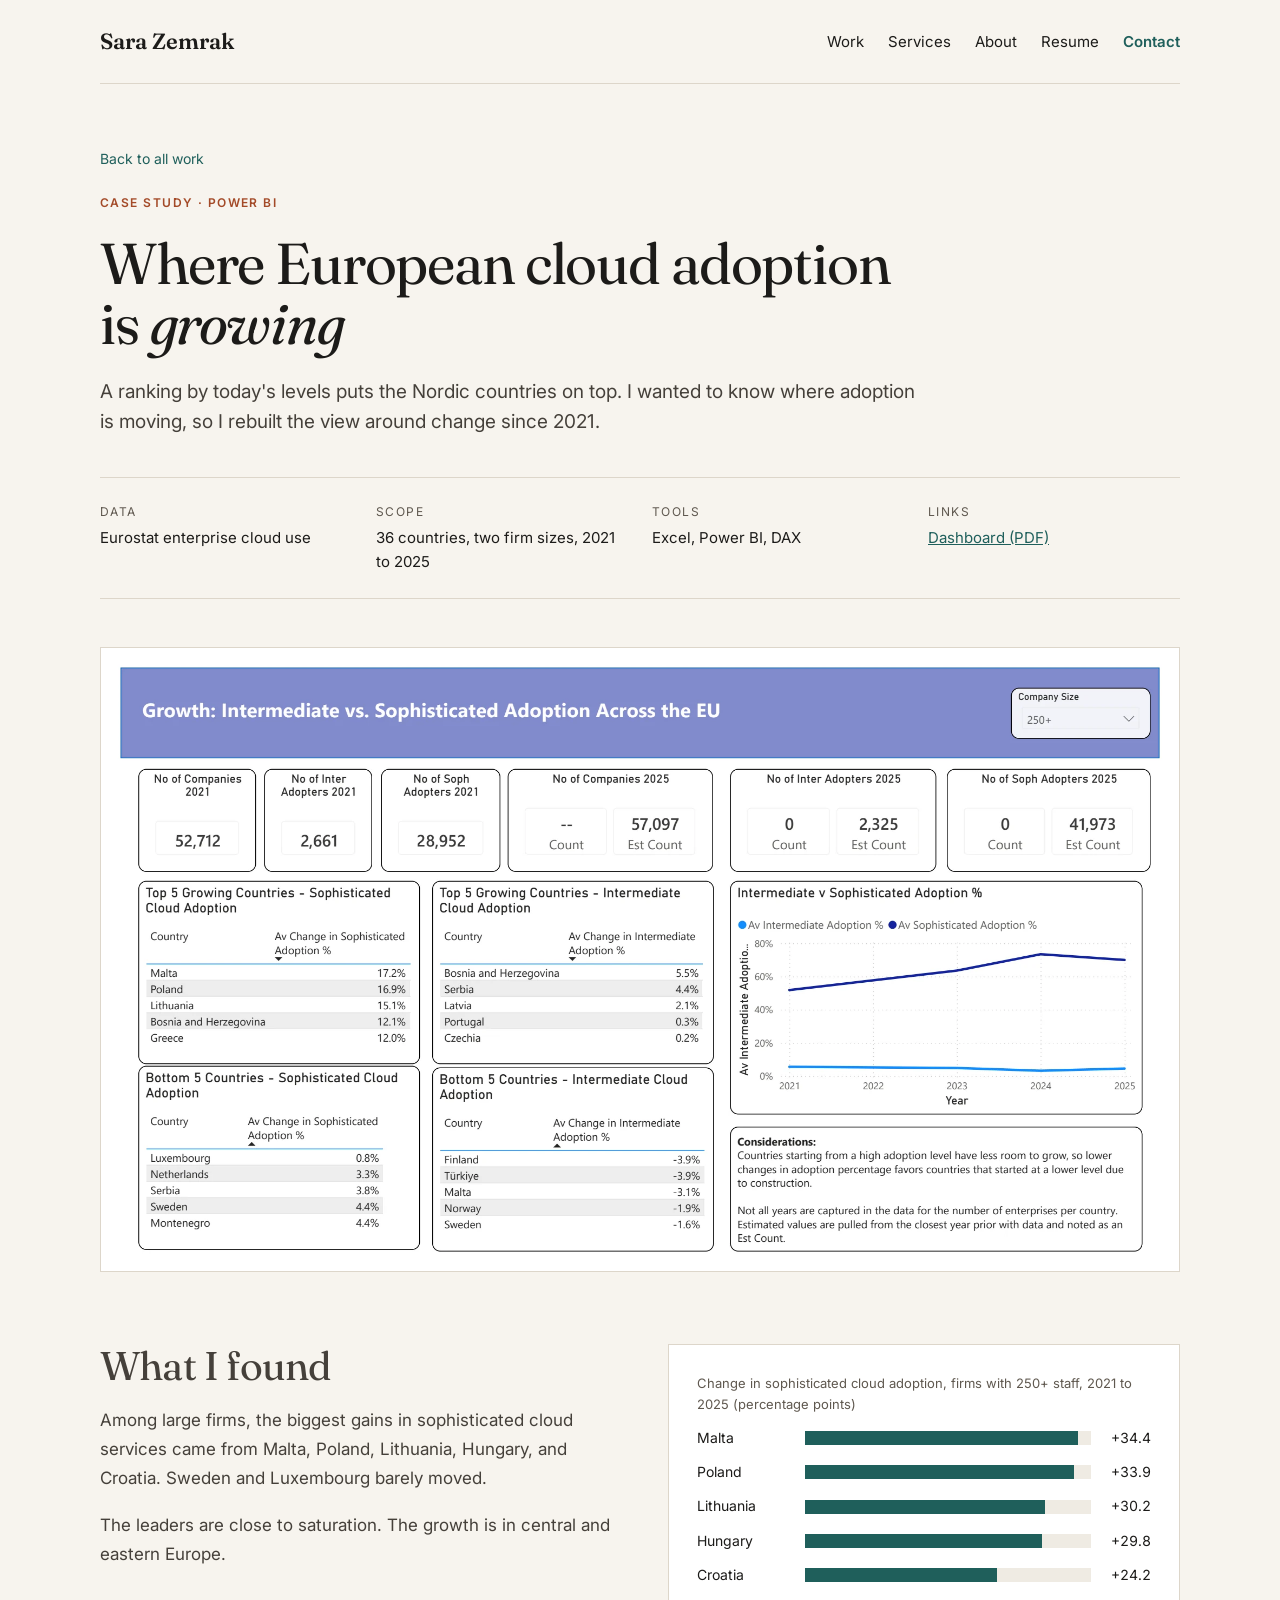
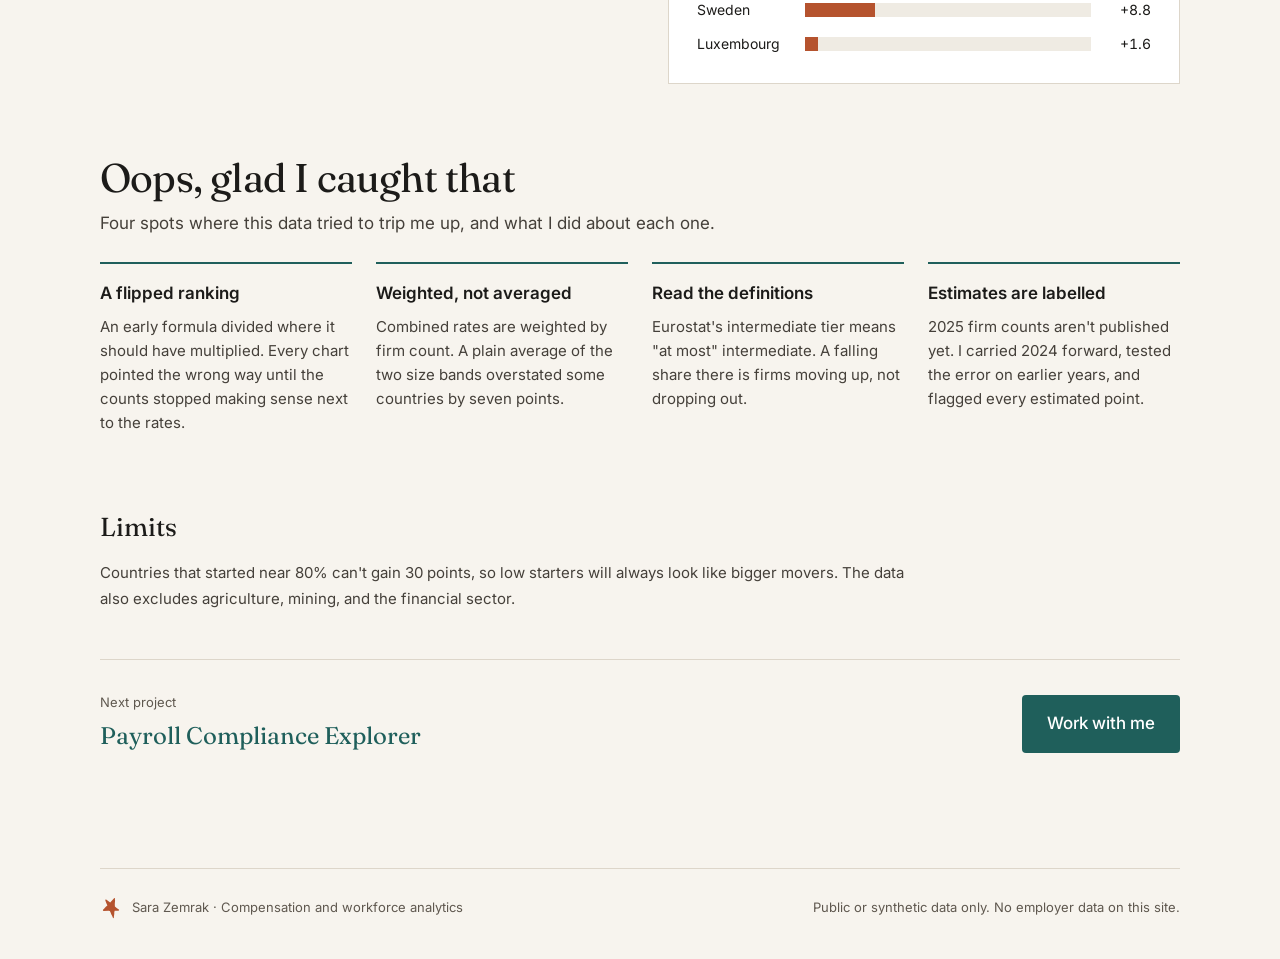
<file: work/cloud-adoption/index.html>
<!doctype html>
<html lang="en">
<head>
<meta charset="utf-8">
<meta name="viewport" content="width=device-width, initial-scale=1">
<title>Where European cloud adoption is growing · Sara Zemrak</title>
<meta name="description" content="A Power BI case study on Eurostat cloud adoption data across 36 countries, 2021 to 2025. Growth has moved to central and eastern Europe.">
<link rel="canonical" href="https://sarazemrak.github.io/work/cloud-adoption/">
<meta property="og:type" content="article">
<meta property="og:title" content="Where European cloud adoption is growing">
<meta property="og:description" content="A change view of Eurostat cloud adoption data, 36 countries, 2021 to 2025.">
<link rel="icon" href="../../favicon.svg" type="image/svg+xml">
<link rel="preconnect" href="https://fonts.googleapis.com">
<link rel="preconnect" href="https://fonts.gstatic.com" crossorigin>
<link href="https://fonts.googleapis.com/css2?family=Fraunces:ital,opsz,wght@0,9..144,400;0,9..144,600;1,9..144,400&family=Inter:wght@400;500;600&display=swap" rel="stylesheet">
<link rel="stylesheet" href="../../assets/site.css">
</head>
<body>
<a class="skip" href="#main">Skip to content</a>
<div class="wrap">

<header class="site-header">
  <a class="brand" href="../../">Sara Zemrak</a>
  <nav class="site-nav" aria-label="Main">
    <a href="../../#work">Work</a>
    <a href="../../#services">Services</a>
    <a href="../../#about">About</a>
    <a href="../../resume/">Resume</a>
    <a class="nav-cta" href="../../#contact">Contact</a>
  </nav>
</header>

<main id="main">

<section class="case-head">
  <a class="back" href="../../#work">Back to all work</a>
  <p class="kicker">Case study · Power BI</p>
  <h1 class="display">Where European cloud adoption is <em>growing</em></h1>
  <p class="lede">A ranking by today's levels puts the Nordic countries on top. I wanted to know where adoption is moving, so I rebuilt the view around change since 2021.</p>
</section>

<dl class="facts">
  <div><dt>Data</dt><dd>Eurostat enterprise cloud use</dd></div>
  <div><dt>Scope</dt><dd>36 countries, two firm sizes, 2021 to 2025</dd></div>
  <div><dt>Tools</dt><dd>Excel, Power BI, DAX</dd></div>
  <div><dt>Links</dt><dd><a href="../../cloud-adoption-dashboard.pdf">Dashboard (PDF)</a></dd></div>
</dl>

<a class="hero-link" href="../../cloud-adoption-dashboard.pdf"><img class="hero-shot hero-img" src="cloud-dashboard.webp" alt="The Growth page of the Power BI dashboard: company and adopter counts, the top and bottom five countries by change in intermediate and sophisticated adoption, and a line chart of both tiers from 2021 to 2025." width="1992" height="1152"></a>

<section class="finding">
  <div class="copy">
    <h2 class="section-title">What I found</h2>
    <p>Among large firms, the biggest gains in sophisticated cloud services came from Malta, Poland, Lithuania, Hungary, and Croatia. Sweden and Luxembourg barely moved.</p>
    <p>The leaders are close to saturation. The growth is in central and eastern Europe.</p>
  </div>
  <figure class="bars">
    <figcaption>Change in sophisticated cloud adoption, firms with 250+ staff, 2021 to 2025 (percentage points)</figcaption>
    <div class="bar-row"><span>Malta</span><div class="bar-track"><div class="bar-fill" style="width:95.6%"></div></div><span>+34.4</span></div>
    <div class="bar-row"><span>Poland</span><div class="bar-track"><div class="bar-fill" style="width:94.2%"></div></div><span>+33.9</span></div>
    <div class="bar-row"><span>Lithuania</span><div class="bar-track"><div class="bar-fill" style="width:83.9%"></div></div><span>+30.2</span></div>
    <div class="bar-row"><span>Hungary</span><div class="bar-track"><div class="bar-fill" style="width:82.8%"></div></div><span>+29.8</span></div>
    <div class="bar-row"><span>Croatia</span><div class="bar-track"><div class="bar-fill" style="width:67.2%"></div></div><span>+24.2</span></div>
    <div class="bar-row"><span>Sweden</span><div class="bar-track"><div class="bar-fill low" style="width:24.4%"></div></div><span>+8.8</span></div>
    <div class="bar-row"><span>Luxembourg</span><div class="bar-track"><div class="bar-fill low" style="width:4.4%"></div></div><span>+1.6</span></div>
  </figure>
</section>

<section class="notes">
  <div class="notes-intro">
    <h2 class="section-title">Oops, glad I caught that</h2>
    <p>Four spots where this data tried to trip me up, and what I did about each one.</p>
  </div>
  <div class="note-grid">
    <article><h3>A flipped ranking</h3><p>An early formula divided where it should have multiplied. Every chart pointed the wrong way until the counts stopped making sense next to the rates.</p></article>
    <article><h3>Weighted, not averaged</h3><p>Combined rates are weighted by firm count. A plain average of the two size bands overstated some countries by seven points.</p></article>
    <article><h3>Read the definitions</h3><p>Eurostat's intermediate tier means "at most" intermediate. A falling share there is firms moving up, not dropping out.</p></article>
    <article><h3>Estimates are labelled</h3><p>2025 firm counts aren't published yet. I carried 2024 forward, tested the error on earlier years, and flagged every estimated point.</p></article>
  </div>
</section>

<section class="limits">
  <h2>Limits</h2>
  <p>Countries that started near 80% can't gain 30 points, so low starters will always look like bigger movers. The data also excludes agriculture, mining, and the financial sector.</p>
</section>

<nav class="next" aria-label="More work">
  <a class="next-link" href="../payroll-explorer/"><span class="next-label">Next project</span><span class="next-title">Payroll Compliance Explorer</span></a>
  <a class="btn btn-primary" href="../../#contact">Work with me</a>
</nav>

</main>

<footer class="site-footer">
  <span class="sig"><svg viewBox="0 0 321 398" aria-hidden="true"><path class="ink" d="M220 17 227 17 231 21 232 47 234 62 229 126 231 174 268 204 302 227 306 232 307 237 302 245 295 249 283 250 247 249 227 250 220 277 220 302 214 350 212 374 209 381 202 384 197 380 178 336 167 315 151 276 140 253 135 252 118 251 27 254 20 250 15 244 14 239 19 228 31 215 67 178 95 154 89 138 73 105 58 64 57 56 59 49 64 46 68 46 80 50 109 73 146 98 220 17Z"/></svg>Sara Zemrak · Compensation and workforce analytics</span>
  <span>Public or synthetic data only. No employer data on this site.</span>
</footer>

</div>
</body>
</html>
</file>
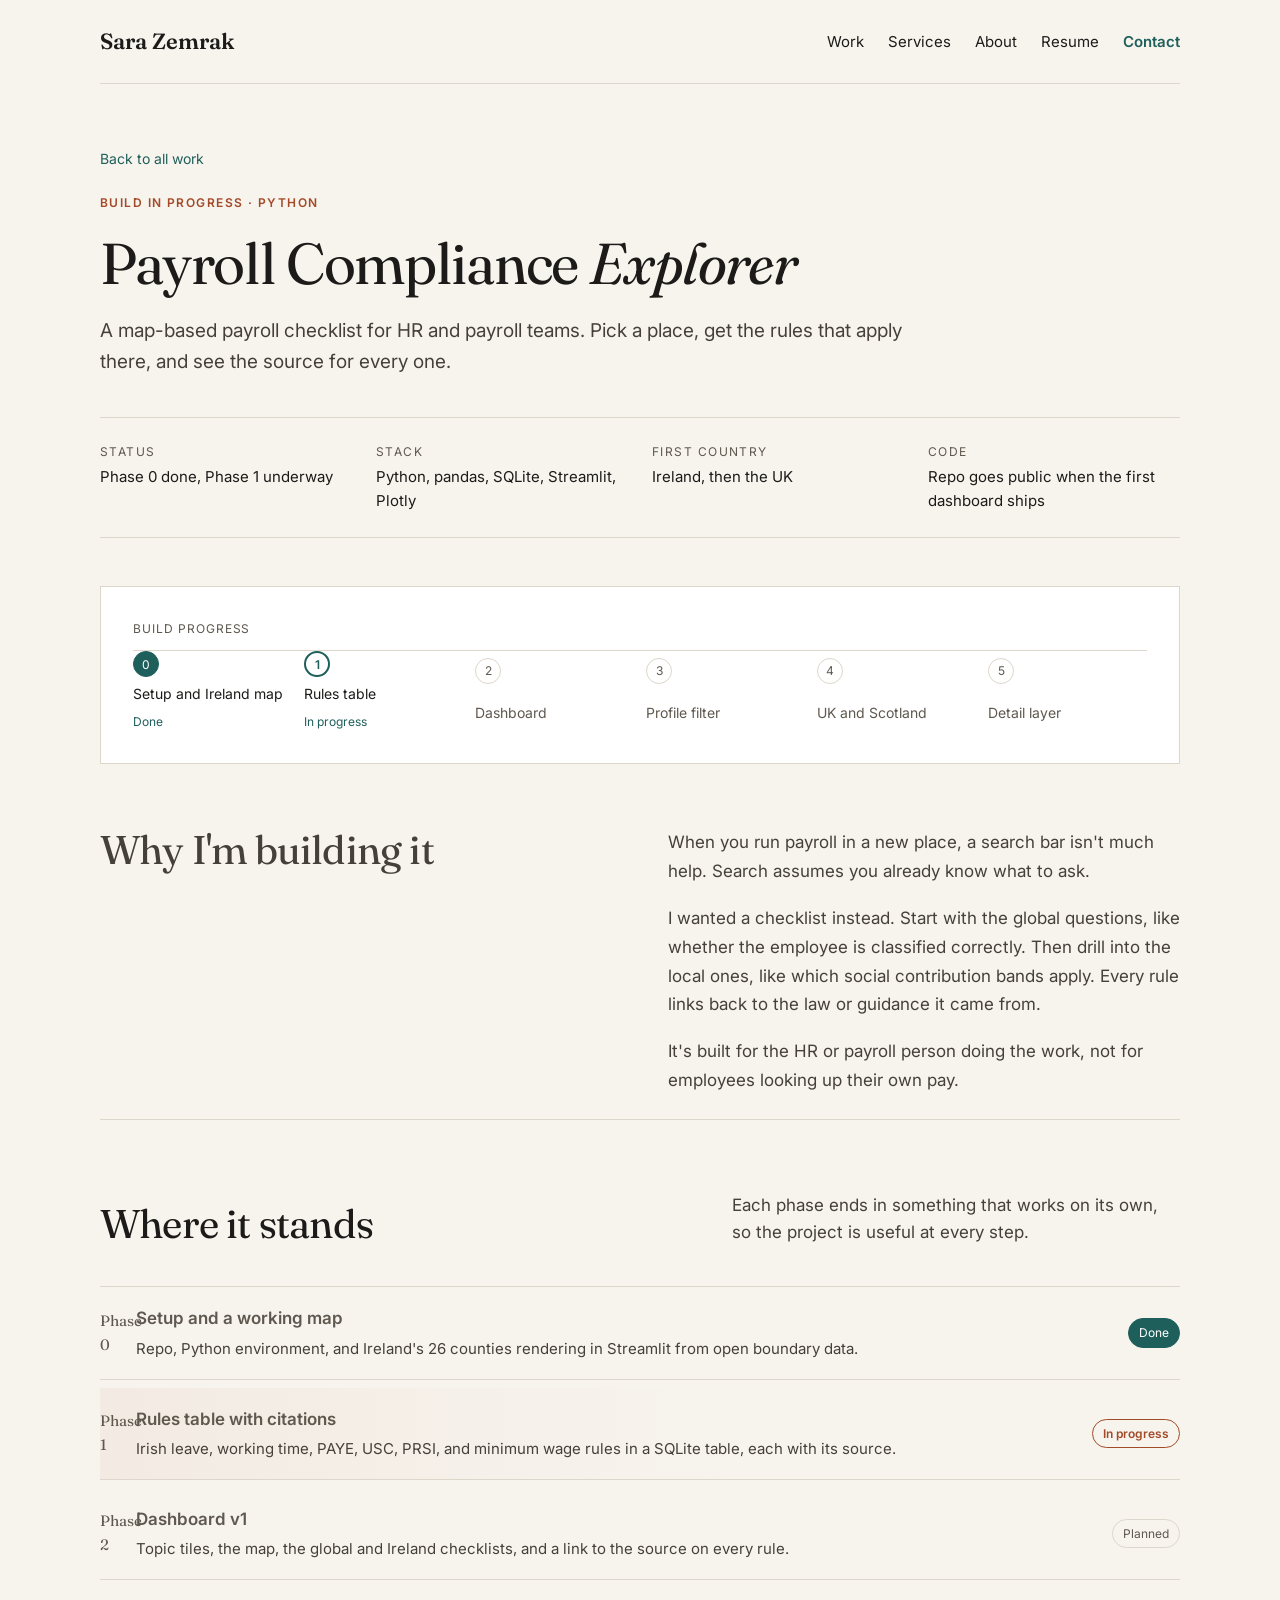
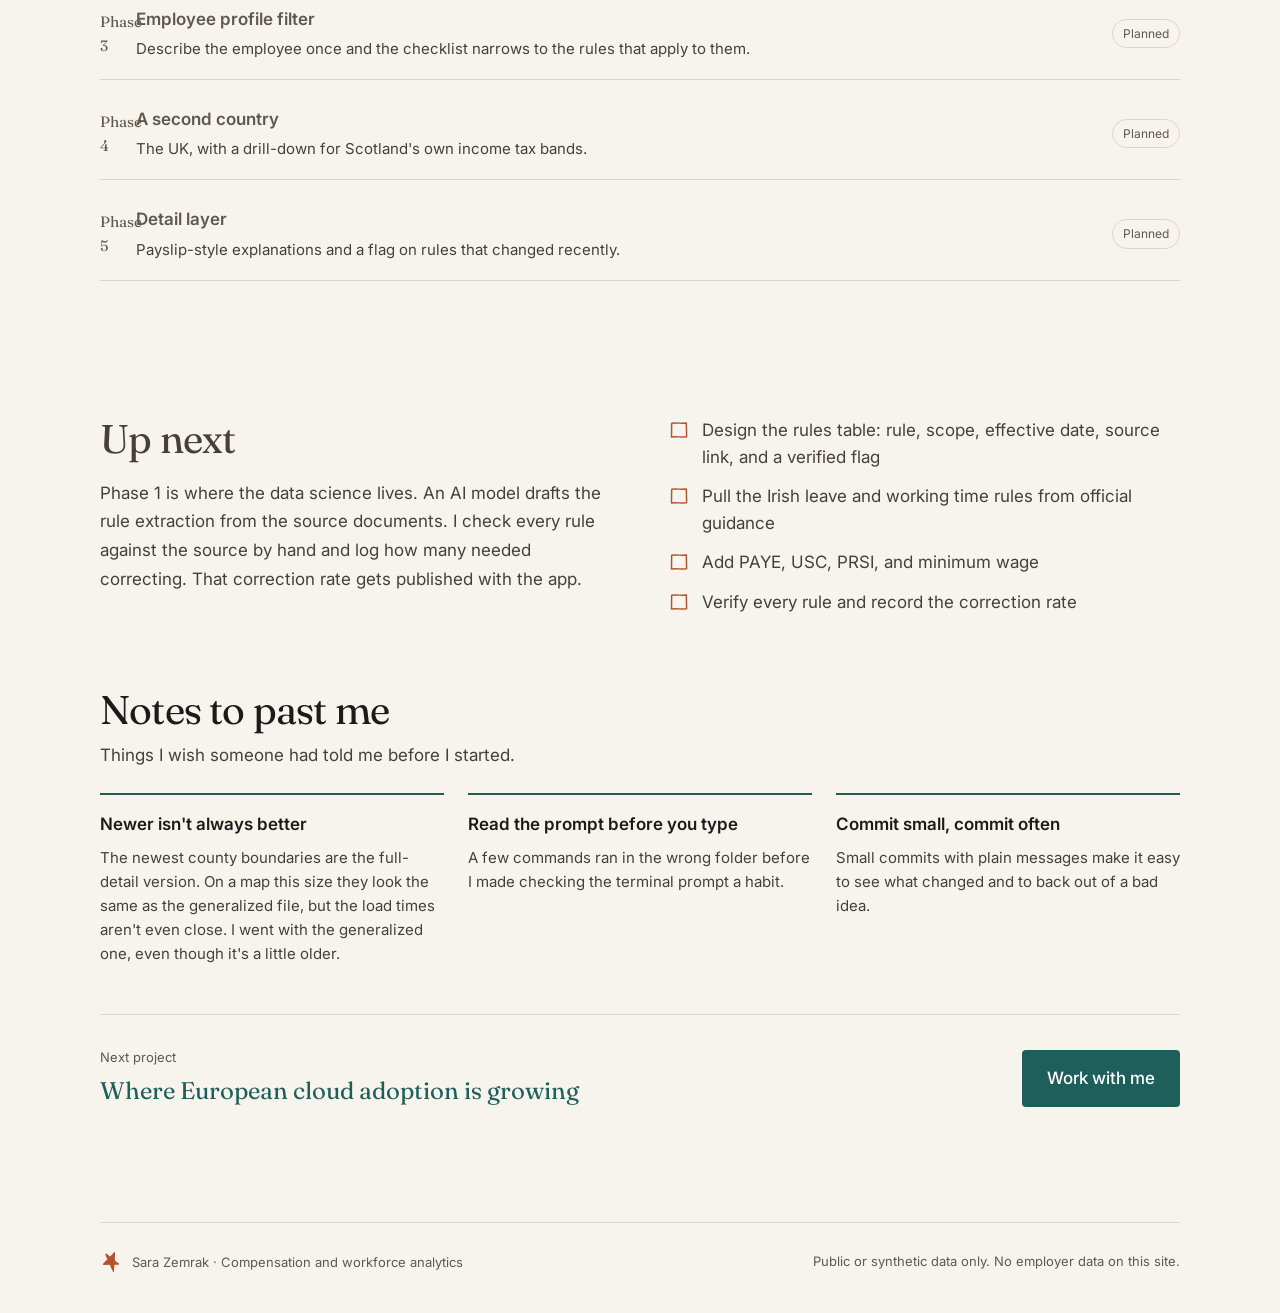
<file: work/payroll-explorer/index.html>
<!doctype html>
<html lang="en">
<head>
<meta charset="utf-8">
<meta name="viewport" content="width=device-width, initial-scale=1">
<title>Payroll Compliance Explorer, build in progress · Sara Zemrak</title>
<meta name="description" content="A map-based payroll checklist for HR and payroll teams, built in Python. Where the build stands, what's next, and what I've learned so far.">
<link rel="canonical" href="https://sarazemrak.github.io/work/payroll-explorer/">
<meta property="og:type" content="article">
<meta property="og:title" content="Payroll Compliance Explorer, build in progress">
<meta property="og:description" content="Pick a place, get the payroll rules that apply, and see the source for every one.">
<link rel="icon" href="../../favicon.svg" type="image/svg+xml">
<link rel="preconnect" href="https://fonts.googleapis.com">
<link rel="preconnect" href="https://fonts.gstatic.com" crossorigin>
<link href="https://fonts.googleapis.com/css2?family=Fraunces:ital,opsz,wght@0,9..144,400;0,9..144,600;1,9..144,400&family=Inter:wght@400;500;600&display=swap" rel="stylesheet">
<link rel="stylesheet" href="../../assets/site.css">
</head>
<body>
<a class="skip" href="#main">Skip to content</a>
<div class="wrap">

<header class="site-header">
  <a class="brand" href="../../">Sara Zemrak</a>
  <nav class="site-nav" aria-label="Main">
    <a href="../../#work">Work</a>
    <a href="../../#services">Services</a>
    <a href="../../#about">About</a>
    <a href="../../resume/">Resume</a>
    <a class="nav-cta" href="../../#contact">Contact</a>
  </nav>
</header>

<main id="main">

<section class="case-head">
  <a class="back" href="../../#work">Back to all work</a>
  <p class="kicker">Build in progress · Python</p>
  <h1 class="display">Payroll Compliance <em>Explorer</em></h1>
  <p class="lede">A map-based payroll checklist for HR and payroll teams. Pick a place, get the rules that apply there, and see the source for every one.</p>
</section>

<dl class="facts">
  <div><dt>Status</dt><dd>Phase 0 done, Phase 1 underway</dd></div>
  <div><dt>Stack</dt><dd>Python, pandas, SQLite, Streamlit, Plotly</dd></div>
  <div><dt>First country</dt><dd>Ireland, then the UK</dd></div>
  <div><dt>Code</dt><dd>Repo goes public when the first dashboard ships</dd></div>
</dl>

<!-- Swap for <img class="hero-shot" src="phase0-map.png" alt="..."> once a screenshot of the app is exported. -->
<div class="hero-shot build build-wide" role="img" aria-label="Build progress: Phase 0 done, Phase 1 in progress, four phases to go."><p class="build-h">Build progress</p><ol class="phases"><li class="done"><span class="ph-n">0</span><span class="ph-t">Setup and Ireland map</span><span class="ph-s">Done</span></li><li class="now"><span class="ph-n">1</span><span class="ph-t">Rules table</span><span class="ph-s">In progress</span></li><li class=""><span class="ph-n">2</span><span class="ph-t">Dashboard</span></li><li class=""><span class="ph-n">3</span><span class="ph-t">Profile filter</span></li><li class=""><span class="ph-n">4</span><span class="ph-t">UK and Scotland</span></li><li class=""><span class="ph-n">5</span><span class="ph-t">Detail layer</span></li></ol></div>

<section class="prose-block">
  <div class="copy">
    <h2 class="section-title">Why I'm building it</h2>
  </div>
  <div class="copy">
    <p>When you run payroll in a new place, a search bar isn't much help. Search assumes you already know what to ask.</p>
    <p>I wanted a checklist instead. Start with the global questions, like whether the employee is classified correctly. Then drill into the local ones, like which social contribution bands apply. Every rule links back to the law or guidance it came from.</p>
    <p>It's built for the HR or payroll person doing the work, not for employees looking up their own pay.</p>
  </div>
</section>

<section class="section">
  <div class="section-head">
    <h2 class="section-title">Where it stands</h2>
    <p>Each phase ends in something that works on its own, so the project is useful at every step.</p>
  </div>
  <ol class="phases">
    <li class="phase">
      <span class="phase-num">Phase 0</span>
      <div><h3>Setup and a working map</h3><p>Repo, Python environment, and Ireland's 26 counties rendering in Streamlit from open boundary data.</p></div>
      <span class="status status-done">Done</span>
    </li>
    <li class="phase is-next">
      <span class="phase-num">Phase 1</span>
      <div><h3>Rules table with citations</h3><p>Irish leave, working time, PAYE, USC, PRSI, and minimum wage rules in a SQLite table, each with its source.</p></div>
      <span class="status status-next">In progress</span>
    </li>
    <li class="phase">
      <span class="phase-num">Phase 2</span>
      <div><h3>Dashboard v1</h3><p>Topic tiles, the map, the global and Ireland checklists, and a link to the source on every rule.</p></div>
      <span class="status">Planned</span>
    </li>
    <li class="phase">
      <span class="phase-num">Phase 3</span>
      <div><h3>Employee profile filter</h3><p>Describe the employee once and the checklist narrows to the rules that apply to them.</p></div>
      <span class="status">Planned</span>
    </li>
    <li class="phase">
      <span class="phase-num">Phase 4</span>
      <div><h3>A second country</h3><p>The UK, with a drill-down for Scotland's own income tax bands.</p></div>
      <span class="status">Planned</span>
    </li>
    <li class="phase">
      <span class="phase-num">Phase 5</span>
      <div><h3>Detail layer</h3><p>Payslip-style explanations and a flag on rules that changed recently.</p></div>
      <span class="status">Planned</span>
    </li>
  </ol>
</section>

<section class="prose-block">
  <div class="copy">
    <h2 class="section-title">Up next</h2>
    <p>Phase 1 is where the data science lives. An AI model drafts the rule extraction from the source documents. I check every rule against the source by hand and log how many needed correcting. That correction rate gets published with the app.</p>
  </div>
  <ul class="todo">
    <li><svg viewBox="0 0 24 24" aria-hidden="true"><path class="doodle" d="M4 4.6 C 9 4.2, 15 4.8, 20 4.4 L 20.3 19.4 C 15 19.8, 9 19.2, 3.8 19.6 Z"/></svg><span>Design the rules table: rule, scope, effective date, source link, and a verified flag</span></li>
    <li><svg viewBox="0 0 24 24" aria-hidden="true"><path class="doodle" d="M4 4.6 C 9 4.2, 15 4.8, 20 4.4 L 20.3 19.4 C 15 19.8, 9 19.2, 3.8 19.6 Z"/></svg><span>Pull the Irish leave and working time rules from official guidance</span></li>
    <li><svg viewBox="0 0 24 24" aria-hidden="true"><path class="doodle" d="M4 4.6 C 9 4.2, 15 4.8, 20 4.4 L 20.3 19.4 C 15 19.8, 9 19.2, 3.8 19.6 Z"/></svg><span>Add PAYE, USC, PRSI, and minimum wage</span></li>
    <li><svg viewBox="0 0 24 24" aria-hidden="true"><path class="doodle" d="M4 4.6 C 9 4.2, 15 4.8, 20 4.4 L 20.3 19.4 C 15 19.8, 9 19.2, 3.8 19.6 Z"/></svg><span>Verify every rule and record the correction rate</span></li>
  </ul>
</section>

<section class="notes">
  <div class="notes-intro">
    <h2 class="section-title">Notes to past me</h2>
    <p>Things I wish someone had told me before I started.</p>
  </div>
  <div class="note-grid">
    <article><h3>Newer isn't always better</h3><p>The newest county boundaries are the full-detail version. On a map this size they look the same as the generalized file, but the load times aren't even close. I went with the generalized one, even though it's a little older.</p></article>
    <article><h3>Read the prompt before you type</h3><p>A few commands ran in the wrong folder before I made checking the terminal prompt a habit.</p></article>
    <article><h3>Commit small, commit often</h3><p>Small commits with plain messages make it easy to see what changed and to back out of a bad idea.</p></article>
  </div>
</section>

<nav class="next" aria-label="More work">
  <a class="next-link" href="../cloud-adoption/"><span class="next-label">Next project</span><span class="next-title">Where European cloud adoption is growing</span></a>
  <a class="btn btn-primary" href="../../#contact">Work with me</a>
</nav>

</main>

<footer class="site-footer">
  <span class="sig"><svg viewBox="0 0 321 398" aria-hidden="true"><path class="ink" d="M220 17 227 17 231 21 232 47 234 62 229 126 231 174 268 204 302 227 306 232 307 237 302 245 295 249 283 250 247 249 227 250 220 277 220 302 214 350 212 374 209 381 202 384 197 380 178 336 167 315 151 276 140 253 135 252 118 251 27 254 20 250 15 244 14 239 19 228 31 215 67 178 95 154 89 138 73 105 58 64 57 56 59 49 64 46 68 46 80 50 109 73 146 98 220 17Z"/></svg>Sara Zemrak · Compensation and workforce analytics</span>
  <span>Public or synthetic data only. No employer data on this site.</span>
</footer>

</div>
</body>
</html>
</file>
<file: assets/site.css>
/* Sara Zemrak portfolio. Editorial direction: Fraunces + Inter, teal and terracotta. */

/* Sara's own handwriting font. It has letters, numbers, and basic punctuation, but no $ or %. */
@font-face {
  font-family: "Sara Hand";
  src: url("fonts/sara-hand.woff") format("woff"), url("fonts/sara-hand.ttf") format("truetype");
  font-display: swap;
}

:root {
  --bg: #F7F4EE;
  --surface: #FFFFFF;
  --sunk: #E8E2D6;
  --ink: #1C1B19;
  --body: #45403A;
  --muted: #5F584F;
  --rule: #DDD6CA;
  --accent: #1F5F5B;
  --accent-dark: #123E3B;
  --tint: #D9E6E4;
  --spark: #B5532E;      /* drawings and chart marks */
  --spark-text: #A34A28; /* terracotta that passes contrast as text */
  --serif: "Fraunces", Georgia, serif;
  --sans: "Inter", system-ui, -apple-system, "Segoe UI", sans-serif;
  --hand: "Sara Hand", cursive;
  color-scheme: light;
}

* { box-sizing: border-box; }

html { scroll-behavior: smooth; }
@media (prefers-reduced-motion: reduce) { html { scroll-behavior: auto; } }

body {
  margin: 0;
  background: var(--bg);
  color: var(--ink);
  font-family: var(--sans);
  font-size: 17px;
  line-height: 1.6;
  -webkit-font-smoothing: antialiased;
}

a { color: var(--accent); }
a:hover { color: var(--accent-dark); }
:focus-visible { outline: 2px solid var(--accent); outline-offset: 3px; }

img { max-width: 100%; display: block; }

.wrap { max-width: 1120px; margin: 0 auto; padding: 0 1.25rem; }

.skip { position: absolute; left: -999px; }
.skip:focus { left: 1rem; top: 1rem; background: var(--surface); padding: 8px 12px; z-index: 10; }

/* ---------- header ---------- */
.site-header {
  display: flex; flex-wrap: wrap; justify-content: space-between; align-items: center;
  gap: 1rem; padding: 24px 0; border-bottom: 1px solid var(--rule);
}
.brand { font-family: var(--serif); font-size: 22px; font-weight: 600; color: var(--ink); text-decoration: none; }
.site-nav { display: flex; flex-wrap: wrap; gap: 24px; font-size: 15px; }
.site-nav a { color: var(--ink); text-decoration: none; }
.site-nav a:hover { color: var(--accent); }
.site-nav .nav-cta { color: var(--accent); font-weight: 600; }

/* ---------- type ---------- */
h1, h2, h3 { margin: 0; }
.display {
  font-family: var(--serif); font-weight: 400; letter-spacing: -0.02em; line-height: 1.05;
  font-size: clamp(2.5rem, 5vw, 3.6rem);
}
.section-title { font-family: var(--serif); font-weight: 400; font-size: clamp(2rem, 3.6vw, 2.5rem); letter-spacing: -0.02em; line-height: 1.1; }
.eyebrow { margin: 0; font-size: 13px; letter-spacing: 0.14em; text-transform: uppercase; color: var(--muted); }
.kicker { font-size: 12px; letter-spacing: 0.12em; text-transform: uppercase; color: var(--spark-text); font-weight: 600; }
.lede { margin: 0; font-size: 19px; color: var(--body); }
p { margin: 0; }

/* hand-drawn underline */
.scribble { position: relative; display: inline-block; white-space: nowrap; }
.scribble svg { position: absolute; left: -2%; bottom: -0.2em; width: 104%; height: 0.32em; overflow: visible; }

/* ---------- buttons ---------- */
.btn {
  display: inline-block; padding: 14px 24px; border-radius: 4px; text-decoration: none;
  font-weight: 500; border: 1px solid transparent; transition: background .15s, color .15s, border-color .15s;
}
.btn-primary { background: var(--accent); color: #fff; }
.btn-primary:hover { background: var(--accent-dark); color: #fff; }
.btn-ghost { border-color: var(--ink); color: var(--ink); }
.btn-ghost:hover { background: var(--ink); color: var(--bg); }
.btn-row { display: flex; flex-wrap: wrap; gap: 12px; }

/* ---------- sections ---------- */
.section { padding: 72px 0; border-top: 1px solid var(--rule); }
.section-head { display: flex; flex-wrap: wrap; justify-content: space-between; align-items: end; gap: 16px; margin-bottom: 40px; }
.section-head p { color: var(--body); max-width: 28rem; }

/* ---------- hero ---------- */
.hero {
  display: grid; grid-template-columns: repeat(auto-fit, minmax(320px, 1fr));
  gap: 56px; align-items: center; padding: 72px 0 88px;
}
.hero-copy { display: flex; flex-direction: column; gap: 24px; }
.now-strip {
  border-top: 1px solid var(--rule); padding-top: 20px;
  display: grid; grid-template-columns: repeat(auto-fit, minmax(160px, 1fr)); gap: 20px;
}
.now-strip div { display: flex; flex-direction: column; gap: 6px; }
.now-strip span:last-child { font-size: 15px; line-height: 1.5; }

/* The band card sits centered in the right half of the hero. */
.hero-visual { display: flex; justify-content: center; }

/* ---------- interactive salary band ---------- */
.band-card {
  position: relative; width: 100%; max-width: 440px; margin: 0;
  background: var(--surface); border: 1px solid var(--rule); padding: 20px;
  display: flex; flex-direction: column; gap: 12px;
  box-shadow: 0 12px 32px rgba(28, 27, 25, 0.08);
}
.band-card figcaption { font-size: 12px; color: var(--muted); }
.band-card svg { width: 100%; height: auto; overflow: visible; }
.band-card .note { font-family: var(--hand); text-transform: uppercase; font-size: 20px; fill: var(--spark-text); transition: opacity .2s; }
.band-card .note-arrow { transition: opacity .2s; }
.band-card .dot { transition: fill .2s; }
.band-label { display: flex; flex-direction: column; gap: 6px; font-size: 13px; color: var(--body); }
.band-label strong { color: var(--ink); }
.band-label input { width: 100%; accent-color: var(--accent); }
.band-stats { display: grid; grid-template-columns: repeat(3, minmax(0, 1fr)); gap: 10px; border-top: 1px solid #EFEBE3; padding-top: 10px; margin: 0; }
.band-stats div { display: flex; flex-direction: column-reverse; gap: 2px; }
.band-stats dt { font-size: 11px; color: var(--muted); }
.band-stats dd { margin: 0; font-family: var(--serif); font-size: 20px; color: var(--accent); font-variant-numeric: tabular-nums; }

@media (max-width: 720px) {
  .hero { padding: 48px 0 56px; gap: 40px; }
  .band-card { max-width: none; }
}

/* ---------- work cards ---------- */
.card-grid { display: grid; grid-template-columns: repeat(auto-fit, minmax(280px, 1fr)); gap: 32px; }
.work-card { display: flex; flex-direction: column; gap: 14px; text-decoration: none; color: var(--ink); }
.work-card:hover .work-title { color: var(--accent); }
.shot {
  aspect-ratio: 4 / 3; background: var(--sunk); border: 1px solid var(--rule);
  display: flex; align-items: center; justify-content: center; color: var(--muted); font-size: 14px;
  overflow: hidden;
}
.shot img { width: 100%; height: 100%; object-fit: cover; }
.tags { display: flex; flex-wrap: wrap; gap: 8px; }
.tag { font-size: 12px; padding: 4px 10px; border: 1px solid var(--rule); color: var(--muted); border-radius: 999px; }
.tag-tool { border-color: #C9DAD7; color: var(--accent); }
.work-title { font-family: var(--serif); font-weight: 600; font-size: 23px; line-height: 1.2; transition: color .15s; }
.work-card p { font-size: 15px; color: var(--body); }
.card-cta { font-size: 14px; color: var(--accent); font-weight: 600; }
.card-cta.muted { color: var(--muted); font-weight: 500; }

/* ---------- services ---------- */
.service-grid { display: grid; grid-template-columns: repeat(auto-fit, minmax(240px, 1fr)); gap: 20px; margin-bottom: 32px; }
.service { background: var(--surface); border: 1px solid var(--rule); padding: 28px; display: flex; flex-direction: column; gap: 12px; }
.service svg { width: 96px; height: 44px; }
.service h3 { font-size: 19px; font-weight: 600; }
.service p { font-size: 15px; color: var(--body); }
/* Sara's traced drawings are filled shapes; .doodle is the stroked stand-in still used on the to-do boxes. */
.ink { fill: var(--spark); fill-rule: evenodd; }
.doodle { fill: none; stroke: var(--spark); stroke-width: 1.6; stroke-linecap: round; stroke-linejoin: round; }

/* ---------- about ---------- */
.about { display: grid; grid-template-columns: minmax(0, 1fr) minmax(0, 1fr); gap: 56px; align-items: start; }
@media (max-width: 720px) { .about { grid-template-columns: minmax(0, 1fr); } }
.about-side { display: flex; flex-direction: column; gap: 28px; }
.about-photo { display: block; width: 100%; max-width: 360px; height: auto; aspect-ratio: 1 / 1; }
.about-body { display: flex; flex-direction: column; gap: 18px; color: var(--body); }
/* Sara's flower drawing peeks out from the photo's bottom right corner. */
.photo-wrap { position: relative; width: 100%; max-width: 360px; }
.photo-flower { position: absolute; right: -34px; bottom: -28px; width: auto; height: 140px; pointer-events: none; transform: rotate(18deg); transform-origin: 50% 100%; }
@media (max-width: 720px) { .photo-flower { right: 14px; height: 110px; } }

/* ---------- contact + footer ---------- */
.contact { display: grid; grid-template-columns: repeat(auto-fit, minmax(300px, 1fr)); gap: 40px; align-items: center; }
.contact-links { display: flex; flex-direction: column; gap: 14px; font-size: 17px; }
.contact-links .email { font-weight: 600; }
.contact-links p { color: var(--muted); font-size: 15px; }

.site-footer {
  padding: 28px 0 40px; border-top: 1px solid var(--rule);
  display: flex; flex-wrap: wrap; justify-content: space-between; gap: 12px; font-size: 13px; color: var(--muted);
}
.site-footer .sig { display: flex; align-items: center; gap: 10px; }
.site-footer svg { width: 22px; height: 22px; }

/* ---------- case study ---------- */
.case-head { padding: 64px 0 40px; display: flex; flex-direction: column; gap: 22px; max-width: 52rem; }
.case-head .back { font-size: 14px; text-decoration: none; }
.case-head h1 em { font-style: italic; }
.facts {
  margin: 0 0 48px; display: grid; grid-template-columns: repeat(auto-fit, minmax(180px, 1fr)); gap: 24px;
  padding: 24px 0; border-top: 1px solid var(--rule); border-bottom: 1px solid var(--rule);
}
.facts div { display: flex; flex-direction: column; gap: 4px; }
.facts dt { font-size: 12px; letter-spacing: 0.12em; text-transform: uppercase; color: var(--muted); }
.facts dd { margin: 0; font-size: 15px; display: flex; flex-wrap: wrap; gap: 14px; }
.hero-shot { aspect-ratio: 16 / 9; background: var(--sunk); border: 1px solid var(--rule); display: flex; align-items: center; justify-content: center; color: var(--muted); }
.finding { padding: 72px 0 24px; display: grid; grid-template-columns: repeat(auto-fit, minmax(300px, 1fr)); gap: 56px; }
.finding .copy { display: flex; flex-direction: column; gap: 18px; color: var(--body); font-size: 17px; line-height: 1.7; }
.bars { margin: 0; background: var(--surface); border: 1px solid var(--rule); padding: 28px; display: flex; flex-direction: column; gap: 12px; }
.bars figcaption { font-size: 13px; color: var(--muted); }
.bar-row { display: grid; grid-template-columns: 96px minmax(0, 1fr) 48px; gap: 12px; align-items: center; font-size: 14px; }
.bar-track { height: 14px; background: #EFEBE3; }
.bar-fill { height: 14px; background: var(--accent); }
.bar-fill.low { background: var(--spark); }
.bar-row span:last-child { text-align: right; font-variant-numeric: tabular-nums; }
.notes { padding: 48px 0; display: flex; flex-direction: column; gap: 24px; }
.notes-intro { display: flex; flex-direction: column; gap: 10px; max-width: 46rem; }
.notes-intro p { color: var(--body); }
.note-grid { display: grid; grid-template-columns: repeat(auto-fit, minmax(230px, 1fr)); gap: 24px; }
.note-grid article { border-top: 2px solid var(--accent); padding-top: 16px; display: flex; flex-direction: column; gap: 8px; }
.note-grid h3 { font-size: 17px; font-weight: 600; }
.note-grid p { font-size: 15px; color: var(--body); }
.limits { padding: 24px 0 48px; display: flex; flex-direction: column; gap: 12px; max-width: 52rem; }
.limits h2 { font-family: var(--serif); font-weight: 400; font-size: 26px; }
.limits p { color: var(--body); font-size: 15px; line-height: 1.7; }
.next { margin-bottom: 80px; padding: 32px 0; border-top: 1px solid var(--rule); display: flex; flex-wrap: wrap; justify-content: space-between; align-items: center; gap: 16px; }
.next a.next-link { text-decoration: none; display: flex; flex-direction: column; gap: 4px; }
.next .next-label { font-size: 13px; color: var(--muted); }
.next .next-title { font-family: var(--serif); font-size: 24px; }

/* ---------- build-in-progress pages ---------- */
.prose-block { padding: 64px 0 24px; display: grid; grid-template-columns: repeat(auto-fit, minmax(300px, 1fr)); gap: 56px; }
.prose-block .copy { display: flex; flex-direction: column; gap: 18px; color: var(--body); font-size: 17px; line-height: 1.7; }
.phases { list-style: none; margin: 0; padding: 0; border-top: 1px solid var(--rule); }
.phase { display: grid; grid-template-columns: 96px minmax(0, 1fr) auto; gap: 16px; align-items: baseline; padding: 18px 0; border-bottom: 1px solid var(--rule); }
.phase-num { font-family: var(--serif); font-size: 15px; color: var(--muted); }
.phase h3 { font-size: 17px; font-weight: 600; margin-bottom: 4px; }
.phase p { font-size: 15px; color: var(--body); }
.status { font-size: 12px; padding: 4px 10px; border-radius: 999px; border: 1px solid var(--rule); color: var(--muted); white-space: nowrap; }
.status-done { background: var(--accent); border-color: var(--accent); color: #fff; }
.status-next { border-color: var(--spark-text); color: var(--spark-text); font-weight: 600; }
.phase.is-next { background: linear-gradient(90deg, rgba(181, 83, 46, 0.06), transparent 60%); }
@media (max-width: 560px) {
  .phase { grid-template-columns: minmax(0, 1fr) auto; }
  .phase-num { grid-column: 1 / -1; }
}
.todo { margin: 0; padding: 0; list-style: none; display: flex; flex-direction: column; gap: 12px; }
.todo li { display: grid; grid-template-columns: 22px minmax(0, 1fr); gap: 12px; color: var(--body); }
.todo svg { width: 22px; height: 22px; margin-top: 2px; }

/* ---------- 404 ---------- */
.lost { padding: 120px 0; display: flex; flex-direction: column; gap: 20px; align-items: flex-start; max-width: 36rem; }

/* Five nav links fit on one line on phones. */
@media (max-width: 420px) { .site-nav { gap: 14px; font-size: 14px; } }

/* real screenshot in the hero slot */
.hero-shot.hero-img { display: block; width: 100%; height: auto; aspect-ratio: auto; background: #fff; }
.hero-link { display: block; }

/* build progress, used where a screenshot would go */
.build { flex-direction: column; align-items: stretch; justify-content: center; gap: 12px; padding: 24px; color: var(--ink); background: var(--surface); }
.build-h { margin: 0; font-size: 12px; letter-spacing: .08em; text-transform: uppercase; color: var(--muted); }
.phases { list-style: none; margin: 0; padding: 0; display: grid; gap: 8px; }
.phases li { display: grid; grid-template-columns: 26px 1fr auto; align-items: center; gap: 10px; font-size: 14px; color: var(--muted); }
.ph-n { width: 26px; height: 26px; border-radius: 50%; border: 1px solid var(--rule); display: grid; place-items: center; font-size: 12px; }
.phases li.done, .phases li.now { color: var(--ink); }
.phases li.done .ph-n { background: var(--accent); border-color: var(--accent); color: #fff; }
.phases li.now .ph-n { border: 2px solid var(--accent); color: var(--accent); font-weight: 600; }
.ph-s { font-size: 12px; color: var(--accent); }
.build-wide { aspect-ratio: auto; padding: 32px; }
.build-wide .phases { grid-template-columns: repeat(6, 1fr); gap: 12px; }
.build-wide .phases li { grid-template-columns: 1fr; justify-items: start; gap: 6px; }
@media (max-width: 720px) { .build-wide .phases { grid-template-columns: 1fr 1fr; } }
</file>
<file: assets/resume.css>
/* ---------- resume page ---------- */
.sr-only { position: absolute; width: 1px; height: 1px; overflow: hidden; clip: rect(0 0 0 0); white-space: nowrap; }
.site-nav a[aria-current="page"] { color: var(--accent); }

.cv-head { padding: 64px 0 36px; display: flex; flex-direction: column; gap: 20px; max-width: 54rem; }
.cv-head h1 em { font-style: italic; }
.cv-contact { display: flex; flex-wrap: wrap; align-items: center; gap: 10px 22px; font-size: 15px; color: var(--muted); }
.cv-contact .email { font-weight: 600; }
.btn-small { padding: 7px 14px; font-size: 14px; }

/* Lens bar */
.lens-bar {
  position: sticky; top: 0; z-index: 5;
  margin: 0 -1.25rem; padding: 12px 1.25rem;
  background: rgba(247, 244, 238, .94); backdrop-filter: blur(6px);
  border-top: 1px solid var(--rule); border-bottom: 1px solid var(--rule);
}
.lens-inner { display: flex; align-items: center; gap: 12px 16px; flex-wrap: wrap; }
.lens-label { font-size: 12px; letter-spacing: .12em; text-transform: uppercase; color: var(--muted); font-weight: 600; }
.lens-chips { display: flex; flex-wrap: wrap; gap: 8px; }
.lens {
  font: 500 13.5px/1 var(--sans); color: var(--ink); background: var(--surface);
  border: 1px solid var(--rule); border-radius: 999px; padding: 8px 12px; cursor: pointer;
}
.lens:hover { border-color: var(--accent); color: var(--accent); }
.lens[aria-pressed="true"] { background: var(--accent); border-color: var(--accent); color: #fff; }
.lens-note {
  font-family: var(--hand); text-transform: uppercase; font-size: 17px; line-height: 1; color: var(--spark-text);
  transform: rotate(-3deg); transition: opacity .2s; white-space: nowrap;
}
body.lens-on .lens-note { opacity: 0; }

/* Stat tiles */
.stats { display: grid; grid-template-columns: repeat(4, minmax(0, 1fr)); gap: 16px; padding: 32px 0 8px; }
.stat { background: var(--surface); border: 1px solid var(--rule); padding: 18px 20px; display: flex; flex-direction: column; gap: 6px; animation: rise .35s ease both; }
.stat b { font-family: var(--serif); font-weight: 400; font-size: clamp(1.9rem, 3.4vw, 2.5rem); line-height: 1; letter-spacing: -.02em; color: var(--accent); font-variant-numeric: tabular-nums; }
.stat span { font-size: 14px; line-height: 1.4; color: var(--body); }
@keyframes rise { from { opacity: 0; transform: translateY(6px); } to { opacity: 1; transform: none; } }
@media (prefers-reduced-motion: reduce) { .stat { animation: none; } }

/* Chart frames */
.viz-grid { display: grid; grid-template-columns: minmax(0, 1.25fr) minmax(0, 1fr); gap: 16px; padding-top: 16px; }
.viz { margin: 0; background: var(--surface); border: 1px solid var(--rule); padding: 22px 22px 24px; display: flex; flex-direction: column; gap: 18px; min-width: 0; }
.viz figcaption { display: flex; flex-direction: column; gap: 2px; }
.viz-title { font-family: var(--serif); font-size: 21px; color: var(--ink); }
.viz-sub { font-size: 14px; color: var(--muted); }
.tools-fig { margin-top: 16px; }

/* Timeline */
.timeline { display: flex; flex-direction: column; gap: 10px; }
.tl-axis, .tl-row { display: grid; grid-template-columns: 132px minmax(0, 1fr); gap: 12px; align-items: center; }
.tl-axis .tl-track { height: 18px; }
.tl-tick { position: absolute; top: 0; font-size: 12px; color: var(--muted); transform: translateX(-50%); font-variant-numeric: tabular-nums; }
.tl-name { font-size: 14px; line-height: 1.25; color: var(--ink); }
.tl-name small { display: block; font-size: 12px; color: var(--muted); }
.tl-track { position: relative; height: 22px; background-image: linear-gradient(to right, var(--rule) 1px, transparent 1px); background-size: calc(100% / 9) 100%; }
.tl-bar {
  position: absolute; top: 3px; height: 16px; border-radius: 4px; background: var(--accent);
  transition: background .25s, opacity .25s; cursor: default;
}
.tl-bar.dot { width: 16px !important; margin-left: -8px; border-radius: 50%; }
.tl-row.off .tl-bar { background: var(--sunk); }

/* Before and after */
.ba { display: flex; flex-direction: column; gap: 16px; }
.ba-item { display: flex; flex-direction: column; gap: 6px; transition: opacity .25s; }
.ba-item.off { opacity: .35; }
.ba-label { font-size: 14px; color: var(--ink); line-height: 1.35; }
.ba-label small { color: var(--muted); }
.ba-row { display: grid; grid-template-columns: 48px minmax(0, 1fr) 82px; gap: 10px; align-items: center; font-size: 12px; color: var(--muted); }
.ba-track { height: 10px; }
.ba-fill { height: 10px; border-radius: 0 4px 4px 0; background: var(--sunk); }
.ba-row.after .ba-fill { background: var(--spark); }
.ba-row span:last-child { font-size: 13px; color: var(--ink); text-align: right; font-variant-numeric: tabular-nums; }

/* Toolkit */
.kit-wrap { display: grid; grid-template-columns: minmax(0, 3fr) minmax(0, 2fr); gap: 28px; }
.kit-group { display: flex; flex-direction: column; gap: 10px; }
.kit-tier { font-size: 12px; letter-spacing: .12em; text-transform: uppercase; color: var(--muted); font-weight: 600; }
.kit { margin: 0; padding: 0; list-style: none; display: flex; flex-direction: column; }
.kit li { display: grid; grid-template-columns: 150px minmax(0, 1fr); gap: 4px 16px; padding: 10px 0; border-top: 1px solid var(--rule); transition: opacity .25s; }
.kit li b { font-weight: 600; font-size: 15px; color: var(--ink); }
.kit li span { font-size: 14px; line-height: 1.5; color: var(--body); }
.kit-group:first-child .kit li b { color: var(--accent); }
.kit li.off { opacity: .3; }
@media (max-width: 900px) { .kit-wrap { grid-template-columns: minmax(0, 1fr); } }
@media (max-width: 560px) { .kit li { grid-template-columns: minmax(0, 1fr); } }

/* Experience */
.cv-section { padding: 64px 0 0; display: flex; flex-direction: column; gap: 28px; }
.cv-section > .section-title { margin-bottom: 4px; }
.role { display: flex; flex-direction: column; gap: 12px; }
.role + .role { padding-top: 28px; border-top: 1px solid var(--rule); }
.role-head { display: flex; justify-content: space-between; align-items: baseline; gap: 6px 24px; flex-wrap: wrap; }
.role-head h3 { font-family: var(--serif); font-weight: 600; font-size: 22px; line-height: 1.25; }
.org { margin: 2px 0 0; font-size: 15px; color: var(--muted); }
.when { margin: 0; font-size: 14px; color: var(--muted); font-variant-numeric: tabular-nums; white-space: nowrap; }
.role ul { margin: 0; padding: 0; list-style: none; display: flex; flex-direction: column; gap: 8px; }
.role li {
  position: relative; padding: 6px 10px 6px 22px; font-size: 16px; line-height: 1.55; color: var(--body);
  border-left: 3px solid transparent; transition: opacity .25s, background .25s, border-color .25s;
}
.role li::before { content: ""; position: absolute; left: 9px; top: 17px; width: 5px; height: 5px; border-radius: 50%; background: var(--muted); }
.role li.match { color: var(--ink); }
.role li.match::before { background: var(--accent); }
.role li.dim { opacity: .38; }
/* A lens shows only what matches. */
body.lens-on .role li.dim, body.lens-on .skills > div.dim, body.lens-on .kit li.off,
body.lens-on .ba-item.off, body.lens-on .tl-row.off, body.lens-on .role.empty { display: none; }
.is-empty { display: none !important; }
.viz-grid.single { grid-template-columns: minmax(0, 1fr); }
.edu-note { margin: 0; font-size: 14px; color: var(--muted); padding-left: 22px; }

.cv-two { display: grid; grid-template-columns: minmax(0, 1fr) minmax(0, 1fr); gap: 56px; }
.cv-two > div { display: flex; flex-direction: column; gap: 20px; }
.cv-two .section-title + .role { margin-top: -4px; }
.cv-two .role + .section-title { margin-top: 20px; }

/* Skills */
.skills { margin: 0 0 72px; display: grid; grid-template-columns: minmax(0, 1fr) minmax(0, 1fr); gap: 8px 32px; }
.skills > div { display: grid; grid-template-columns: 150px minmax(0, 1fr); gap: 12px; padding: 10px 12px; border-left: 3px solid transparent; transition: opacity .25s, background .25s; }
.skills dt { font-weight: 600; font-size: 14px; color: var(--ink); }
.skills dd { margin: 0; font-size: 15px; color: var(--body); line-height: 1.5; }
.skills > div.match { border-left-color: transparent; }
.skills > div.dim { opacity: .38; }

/* Tooltip */
.tip {
  position: fixed; z-index: 20; pointer-events: none; max-width: 240px;
  background: var(--ink); color: #fff; font-size: 13px; line-height: 1.4; padding: 8px 10px; border-radius: 4px;
}
.tip b { display: block; font-weight: 600; }

@media (max-width: 900px) {
  .viz-grid, .cv-two { grid-template-columns: minmax(0, 1fr); }
  .stats { grid-template-columns: repeat(2, minmax(0, 1fr)); }
  .skills { grid-template-columns: minmax(0, 1fr); }
}
@media (max-width: 560px) {
  .cv-head { padding: 44px 0 28px; }
  .lens-chips { flex-wrap: nowrap; overflow-x: auto; scrollbar-width: none; margin-right: -1.25rem; padding-right: 1.25rem; }
  .lens-chips::-webkit-scrollbar { display: none; }
  .lens { white-space: nowrap; }
  .lens-inner { flex-wrap: wrap; }
  .lens-chips { flex: 1 1 100%; order: 2; }
  .lens-tip { order: 3; }
  .tl-axis, .tl-row { grid-template-columns: 92px minmax(0, 1fr); gap: 8px; }
  .tl-name small { display: none; }
  .skills > div { grid-template-columns: minmax(0, 1fr); gap: 2px; }
  .viz { padding: 18px 16px 20px; }
}

/* Print: a plain text resume, every item at full strength. */
@media print {
  .site-header, .lens-bar, .viz-grid, .tools-fig, .stats, .site-footer, .skip, #print, .tip { display: none !important; }
  body { background: #fff; font-size: 11pt; }
  .cv-head { padding: 0 0 12px; }
  .cv-section { padding-top: 18px; }
  .role li, .skills > div { opacity: 1 !important; background: none !important; border-left-color: transparent !important; display: block !important; }
  .role.empty { display: flex !important; }
  .cv-two .section-title.is-empty { display: block !important; }
  .cv-two.is-empty { display: grid !important; }
  .role li { break-inside: avoid; }
}

/* One- or two-sentence role summary under each job header. */
.role-sum { margin: 0; max-width: 62rem; font-size: 17px; line-height: 1.6; color: var(--ink); }
@media print { .role-sum { font-size: 11pt; } }

/* ---------- lane spotlights ---------- */
.viz-grid .spot.wide { grid-column: 1 / -1; }
.chips { display: flex; flex-wrap: wrap; gap: 6px; }
.chip { font-size: 12px; line-height: 1; padding: 6px 9px; border-radius: 999px; background: var(--tint); color: var(--accent-dark); }

/* Comp cycle */
.cycle { margin: 0; padding: 0; list-style: none; display: flex; flex-direction: column; }
.cycle li { display: grid; grid-template-columns: 30px minmax(0, 1fr); gap: 14px; padding: 12px 0; position: relative; }
.cycle li + li { border-top: 1px solid var(--rule); }
.cycle li:not(:last-child)::after { content: ""; position: absolute; left: 14px; top: 44px; bottom: -12px; width: 2px; background: var(--tint); }
.step-n { width: 30px; height: 30px; border-radius: 50%; background: var(--accent); color: #fff; font-size: 14px; font-weight: 600; display: grid; place-items: center; position: relative; z-index: 1; }
.cycle b { font-size: 15px; color: var(--ink); }
.cycle p { margin: 2px 0 8px; font-size: 14px; line-height: 1.45; color: var(--body); }

/* Benefits facts */
.fact-grid { display: flex; flex-direction: column; gap: 22px; }
.fact { display: flex; flex-direction: column; gap: 8px; }
.fact b { font-size: 14px; color: var(--ink); }
.fact b + .ba-row { margin-top: 2px; }
.fact .ba-row { grid-template-columns: 76px minmax(0, 1fr) 40px; }
.fact p { margin: 0; font-size: 14px; color: var(--body); line-height: 1.45; }
.fact .chips + b { margin-top: 8px; }
.fact-note { color: var(--muted) !important; font-size: 13px !important; }
.spot.wide .fact-grid { display: grid; grid-template-columns: repeat(3, minmax(0, 1fr)); gap: 28px; }

/* Teams led */
.legend { display: flex; gap: 18px; margin-bottom: 10px; font-size: 13px; color: var(--muted); }
.legend span { display: inline-flex; align-items: center; gap: 6px; }
.sw { width: 12px; height: 12px; border-radius: 3px; display: inline-block; }
.sw.dark { background: var(--accent); }
.sw.light { background: var(--tint); }
.teams { display: flex; flex-direction: column; gap: 14px; }
.team-row { display: grid; grid-template-columns: 132px minmax(0, 1fr); gap: 4px 12px; align-items: center; }
.team-track { position: relative; height: 18px; }
.team-wide, .team-direct { position: absolute; left: 0; top: 0; height: 18px; border-radius: 0 4px 4px 0; }
.team-wide { background: var(--tint); }
.team-direct { background: var(--accent); }
.team-note { grid-column: 2; font-size: 13px; color: var(--muted); }

/* Data flow */
.flow { display: grid; grid-template-columns: minmax(0, 1fr) 24px minmax(0, 1fr) 24px minmax(0, 1fr); gap: 12px; align-items: start; }
.flow-col { display: flex; flex-direction: column; gap: 10px; }
.flow-col b { font-size: 12px; letter-spacing: .12em; text-transform: uppercase; color: var(--muted); font-weight: 600; }
.flow-col ul { margin: 0; padding: 0; list-style: none; display: flex; flex-direction: column; gap: 6px; }
.flow-col li { font-size: 14px; padding: 8px 10px; background: var(--bg); border: 1px solid var(--rule); color: var(--ink); line-height: 1.35; }
.flow-col:nth-child(3) li { background: var(--tint); border-color: transparent; }
.flow-col:last-child li { background: var(--accent); color: #fff; border-color: transparent; }
.flow-arrow { align-self: center; font-size: 22px; color: var(--spark); text-align: center; }

@media (max-width: 720px) {
  .flow { grid-template-columns: minmax(0, 1fr); }
  .flow-arrow { transform: rotate(90deg); }
  .spot.wide .fact-grid { grid-template-columns: minmax(0, 1fr); }
  .team-row { grid-template-columns: minmax(0, 1fr); }
  .team-note { grid-column: 1; }
}
@media print { .spot { display: none !important; } }

/* Years on each lane button, and the combine hint */
.lens .yrs { font-weight: 400; font-size: 12px; color: var(--muted); margin-left: 3px; }
.lens[aria-pressed="true"] .yrs { color: rgba(255, 255, 255, .8); }
.lens-tip { margin-left: auto; font-size: 13px; color: var(--muted); }
@media (hover: none) { .lens-tip { display: none; } }
/* A full-width cycle reads better as a three-column grid. */
.spot.wide .cycle { display: grid; grid-template-columns: repeat(3, minmax(0, 1fr)); column-gap: 28px; }
.spot.wide .cycle li { border-top: 1px solid var(--rule); }
.spot.wide .cycle li::after { display: none; }
@media (max-width: 900px) { .spot.wide .cycle { grid-template-columns: minmax(0, 1fr); } }

/* Years tile: the first answer a skimming reader needs. */
.stat-yrs { background: var(--accent); border-color: var(--accent); }
.stat-yrs b { color: #fff; }
.stat-yrs span { color: rgba(255, 255, 255, .88); font-weight: 500; }

/* Everything: top four bullets per job, the rest behind Show all. A lane shows every match. */
body:not(.lens-on) .role:not(.open) li.more { display: none; }
.show-all { align-self: flex-start; margin-left: 22px; font: 600 14px/1 var(--sans); color: var(--accent); background: none; border: 0; padding: 4px 0; cursor: pointer; text-decoration: underline; text-underline-offset: 3px; }
.show-all:hover { color: var(--accent-dark); }
body.lens-on .show-all { display: none; }
.lede strong { font-weight: 600; color: var(--ink); }
@media (max-width: 560px) { .tl-axis .tl-tick:nth-child(even) { display: none; } }
@media print { .role li.more { display: block !important; } .show-all { display: none !important; } }
</file>
